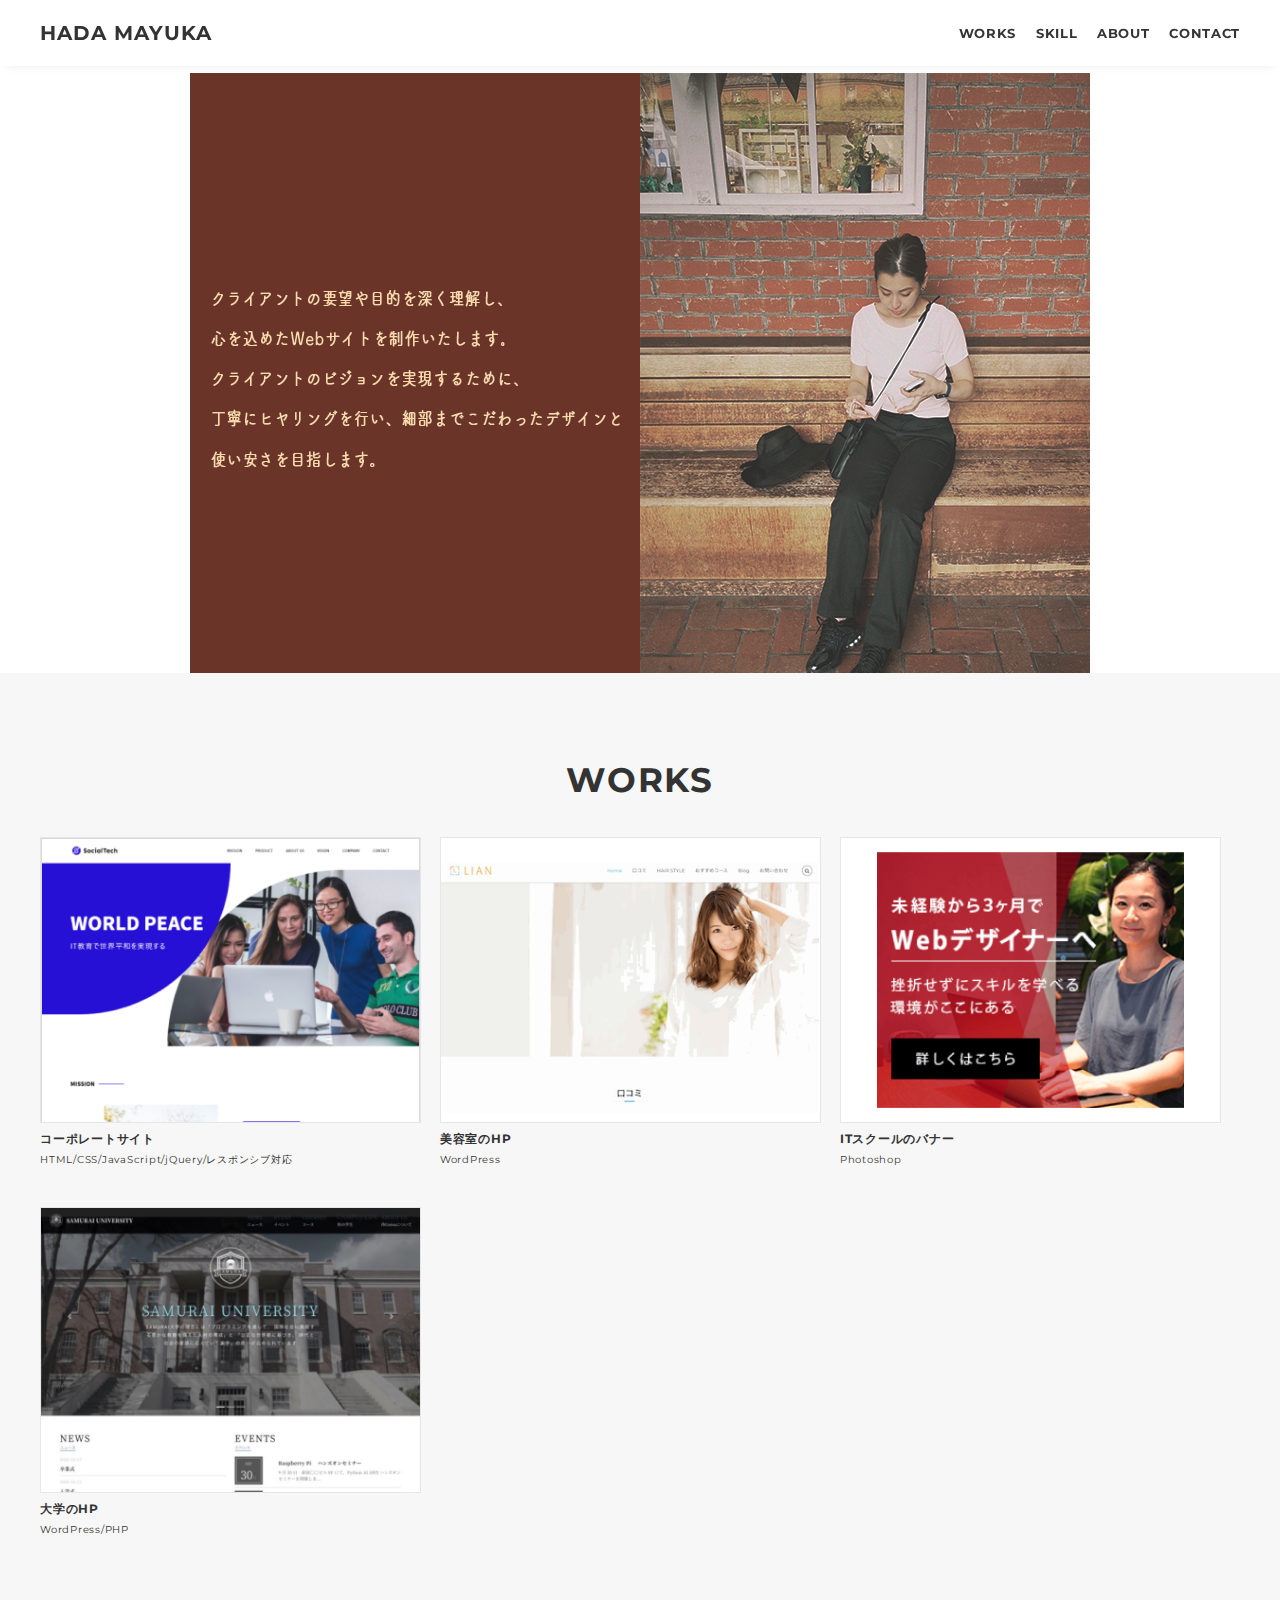
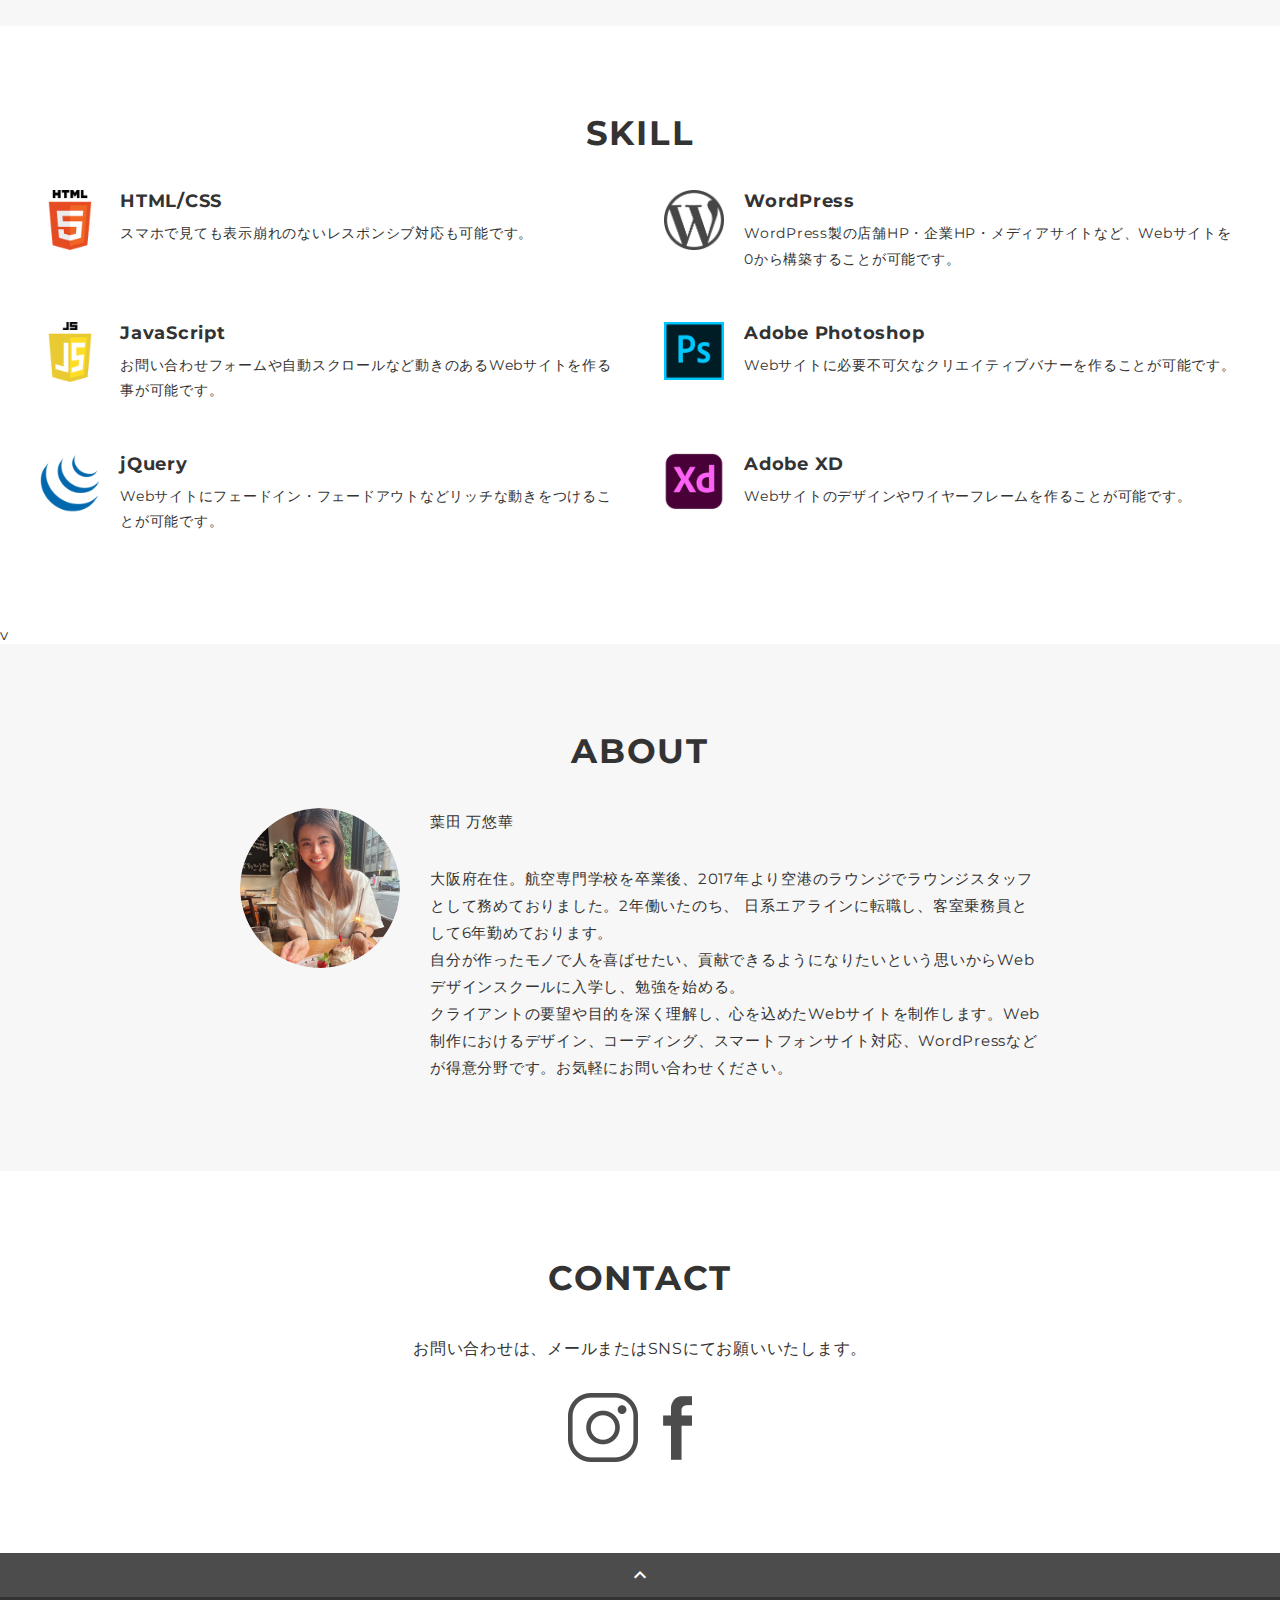
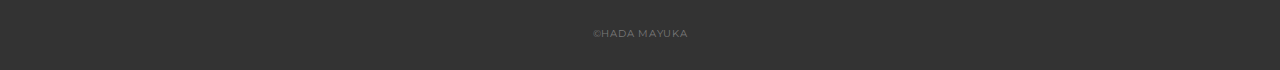
<file: Desktop/portfolio/index.html>
<!DOCTYPE html>
<html>
<head>
  <meta charset="utf-8">
  <meta name="viewport" content="width=device-width, initial-scale=1.0, maximum-scale=1.0, minimum-scale=1.0">
  <title>Hada Mayuka Portfolio</title>
  <link rel="preconnect" href="https://fonts.gstatic.com">
  <link href="https://fonts.googleapis.com/css2?family=Montserrat:wght@400;700&display=swap" rel="stylesheet">
  <link href="https://fonts.googleapis.com/css?family=Material+Icons+Outlined" rel="stylesheet">
  <link href="css/ress.css" media="all" rel="stylesheet" type="text/css" />
  <link href="css/style.css" media="all" rel="stylesheet" type="text/css" />
</head>

<body>
  <div class="wrapper">

    <!-- header -->
    <header class="header ">
      <div class="container">
        <h1 class="header-logo">
          <a href="#">HADA MAYUKA</a>
        </h1>
        <nav class="gnav">
          <ul class="gnav-list">
            <li class="gnav-item"><a href="#works">WORKS</a></li>
            <li class="gnav-item"><a href="#skill">SKILL</a></li>
            <li class="gnav-item"><a href="#about">ABOUT</a></li>
            <li class="gnav-item"><a href="#contact">CONTACT</a></li>
          </ul>
        </nav>
      </div>
    </header>
    <!-- /header -->

    <main class="content">

      <!-- mv -->
      <div class="mv">
        <div class="mv-container">
          <img src="img/about.me.png" alt="">
        </div>
      </div>
      <!-- /mv -->

      <!-- works -->
      <section class="works section" id="works">
        <div class="container">
          <h2 class="title">WORKS</h2>
          <div class="works-list">
            <a class="works-item" href="works-1.html">
              <div class="works-img"><img src="img/works/html1.png" alt="html1" /></div>
              <p class="works-name">コーポレートサイト</p>
              <p class="works-info">HTML/CSS/JavaScript/jQuery/レスポンシブ対応</p>
            </a>
            <a class="works-item" href="works-3.html">
              <div class="works-img"><img src="img/works/wordpress1.png" alt="WordPress" /></div>
              <p class="works-name">美容室のHP</p>
              <p class="works-info">WordPress</p>
            </a>
            <a class="works-item" href="works-4.html">
              <div class="works-img"><img src="img/works/photoshop.png" alt="Photoshop" /></div>
              <p class="works-name">ITスクールのバナー</p>
              <p class="works-info">Photoshop</p>
            </a>
            <a class="works-item" href="works-6.html">
              <div class="works-img"><img src="img/works/wordpress2.png" alt="WordPress2" /></div>
              <p class="works-name">大学のHP</p>
              <p class="works-info">WordPress/PHP</p>
            </a>
          </div>
        </div>
      </section>
      <!-- /works -->

      <!-- skill -->
      <section class="skill section" id="skill">
        <div class="container">
          <h2 class="title">SKILL</h2>
          <div class="skill-list">
            <div class="skill-item">
              <p class="skill-img"><img src="img/skills/html.png" alt="html"></p>
              <div class="skill-body">
                <h3 class="skill-name">HTML/CSS</h3>
                <p class="skill-text">
                  スマホで見ても表示崩れのないレスポンシブ対応も可能です。</p>
              </div>
            </div>
            <div class="skill-item">
              <p class="skill-img"><img src="img/skills/wordpress.png" alt="wordpress"></p>
              <div class="skill-body">
                <h3 class="skill-name">WordPress</h3>
                <p class="skill-text">
                  WordPress製の店舗HP・企業HP・メディアサイトなど、Webサイトを0から構築することが可能です。</p>
              </div>
            </div>
            <div class="skill-item">
              <p class="skill-img"><img src="img/skills/js.png" alt="javascript"></p>
              <div class="skill-body">
                <h3 class="skill-name">JavaScript</h3>
                <p class="skill-text">
                  お問い合わせフォームや自動スクロールなど動きのあるWebサイトを作る事が可能です。</p>
              </div>
            </div>
            <div class="skill-item">
              <p class="skill-img"><img src="img/skills/photoshop.png" alt="photoshop"></p>
              <div class="skill-body">
                <h3 class="skill-name">Adobe Photoshop</h3>
                <p class="skill-text">
                  Webサイトに必要不可欠なクリエイティブバナーを作ることが可能です。</p>
              </div>
            </div>
            <div class="skill-item">
              <p class="skill-img"><img src="img/skills/jquery.png" alt="jquery"></p>
              <div class="skill-body">
                <h3 class="skill-name">jQuery</h3>
                <p class="skill-text">
                  Webサイトにフェードイン・フェードアウトなどリッチな動きをつけることが可能です。</p>
              </div>
            </div>
            <div class="skill-item">
              <p class="skill-img"><img src="img/skills/xd.png" alt="adobexd"></p>
              <div class="skill-body">
                <h3 class="skill-name">Adobe XD</h3>
                <p class="skill-text">
                  Webサイトのデザインやワイヤーフレームを作ることが可能です。</p>
              </div>
            </div>
          </div>
        </div>
      </section>
      <!-- /skill -->v

      <!-- about -->
      <section class="about section" id="about">
        <div class="container">
          <h2 class="title">ABOUT</h2>
          <div class="profile">
            <p class="profile-img">
              <img src="img/myphoto.png" alt="about">
            </p>
            <div class="profile-body">
              <p>
                葉田 万悠華
              </p>
              <p>
                大阪府在住。航空専門学校を卒業後、2017年より空港のラウンジでラウンジスタッフとして務めておりました。2年働いたのち、
                日系エアラインに転職し、客室乗務員として6年勤めております。<br>自分が作ったモノで人を喜ばせたい、貢献できるようになりたいという思いからWebデザインスクールに入学し、勉強を始める。<br>クライアントの要望や目的を深く理解し、心を込めたWebサイトを制作します。Web制作におけるデザイン、コーディング、スマートフォンサイト対応、WordPressなどが得意分野です。お気軽にお問い合わせください。
              </p>

            </div>
          </div>
        </div>
      </section>
      <!-- /about -->

      <!-- contact -->
      <section class="contact section" id="contact">
        <div class="container">
          <h2 class="title">CONTACT</h2>
          <p class="lead">
            お問い合わせは、<br class="sp-only">メールまたはSNSにてお願いいたします。
          </p>
          <div class="contact-list">
            <a href="http://instagram.com/" target="_blank">
              <img src="img/icon_instagram.gif" alt="Instagram">
            </a>
            <a href="http://facebook.com/" target="X">
              <img src="img/icon_facebook.gif" alt="X">
            </a>
          </div>
        </div>
      </section>
      <!-- /contact -->
      <div class="page-top" id="js-page-top">
        <span class="material-icons-outlined">expand_less</span>
      </div>
    </main>

    <!-- footer -->
    <footer class="footer">
      <div class="copyright">&copy;HADA MAYUKA</div>
    </footer>
    <!-- /footer -->

  </div>
  <script src="https://ajax.googleapis.com/ajax/libs/jquery/3.6.0/jquery.min.js"></script>
  <script type='text/javascript' src="js/script.js"></script>
</body>
</html>
</file>
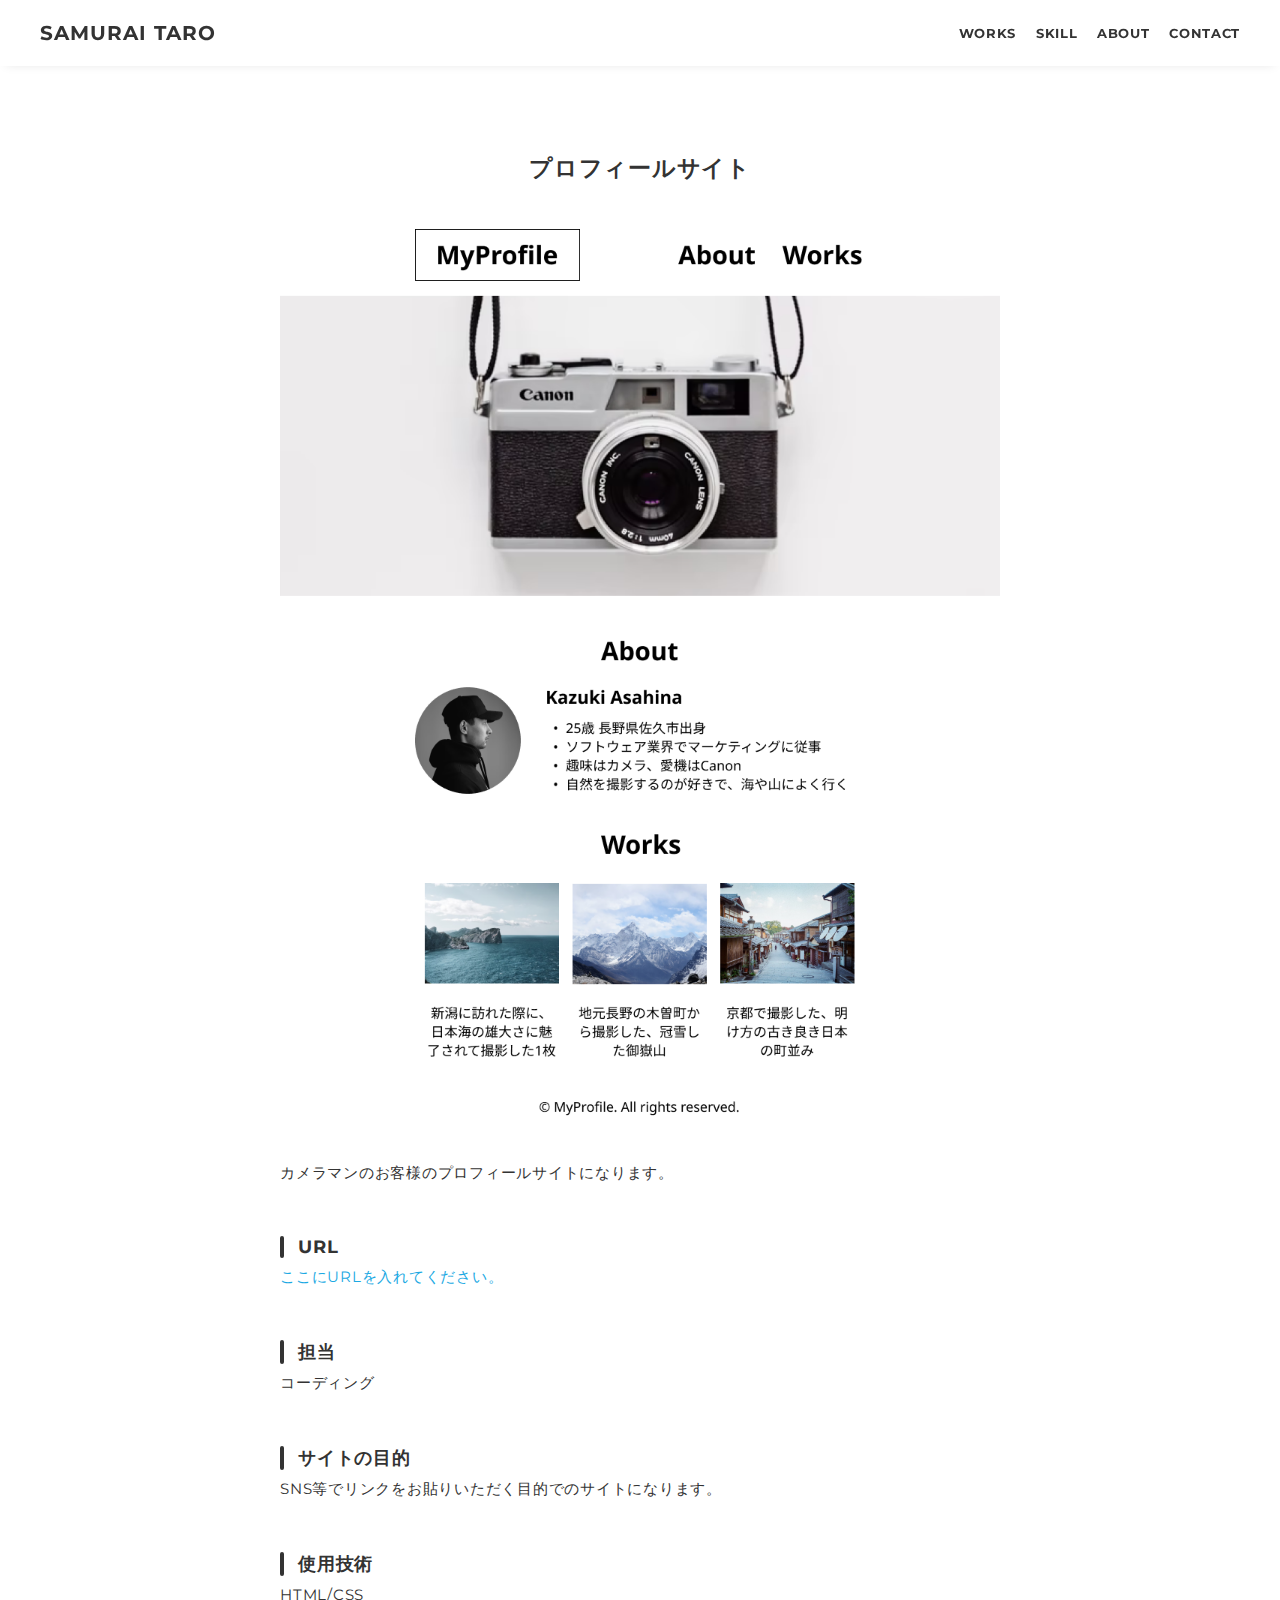
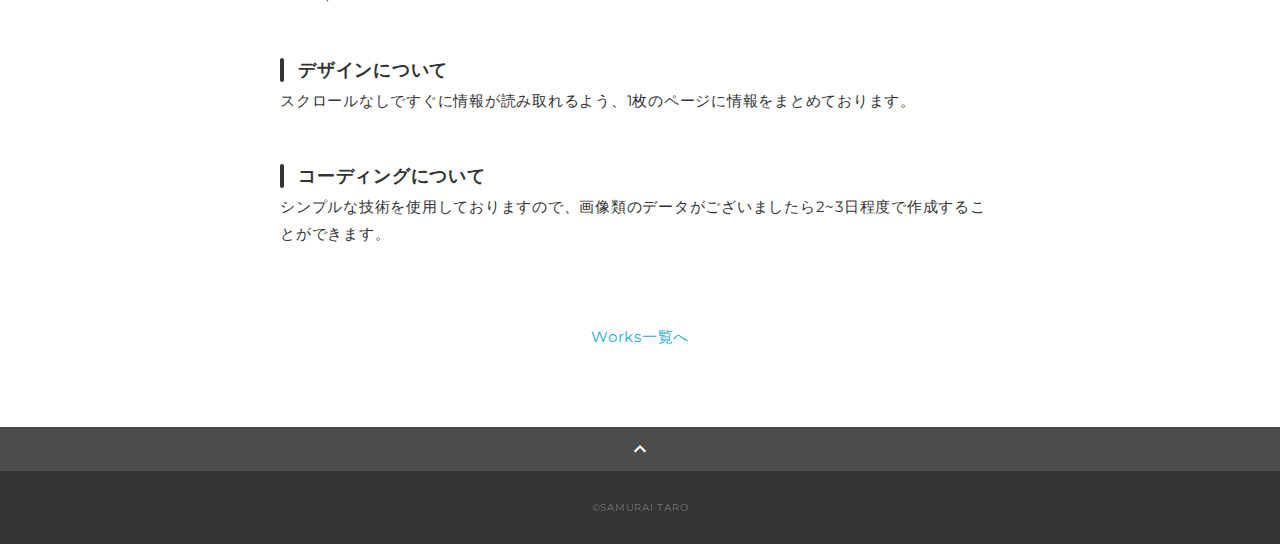
<file: Desktop/portfolio/works-2.html>
<!DOCTYPE html>
<html>
<head>
  <meta charset="utf-8">
  <meta name="viewport" content="width=device-width, initial-scale=1.0, maximum-scale=1.0, minimum-scale=1.0">
  <title>Hada Mayuka Portfolio</title>
  <link rel="preconnect" href="https://fonts.gstatic.com">
  <link href="https://fonts.googleapis.com/css2?family=Montserrat:wght@400;700&display=swap" rel="stylesheet">
  <link href="https://fonts.googleapis.com/css?family=Material+Icons+Outlined" rel="stylesheet">
  <link href="css/ress.css" media="all" rel="stylesheet" type="text/css" />
  <link href="css/style.css" media="all" rel="stylesheet" type="text/css" />
</head>

<body>
  <div class="wrapper">

    <!-- header -->
    <header class="header ">
      <div class="container">
        <h1 class="header-logo">
          <a href="index.html">SAMURAI TARO</a>
        </h1>
        <nav class="gnav">
          <ul class="gnav-list">
            <li class="gnav-item"><a href="index.html#works">WORKS</a></li>
            <li class="gnav-item"><a href="index.html#skill">SKILL</a></li>
            <li class="gnav-item"><a href="index.html#about">ABOUT</a></li>
            <li class="gnav-item"><a href="index.html#contact">CONTACT</a></li>
          </ul>
        </nav>
      </div>
    </header>
    <!-- /header -->

    <main class="content">

      <article class="article">
        <div class="article-container">
          <h2 class="article-title">プロフィールサイト</h2>
          <div class="article-body">
            <p>
              <img src="img/works-detail/works-2_pc.png" alt="">
            </p>
            <p>
              カメラマンのお客様のプロフィールサイトになります。
            </p>
            <h3>URL</h3>
            <p><a href="" target="_blank" rel="noopener">ここにURLを入れてください。</a></p>
            <h3>担当</h3>
            <p>コーディング</p>
            <h3>サイトの目的</h3>
            <p>SNS等でリンクをお貼りいただく目的でのサイトになります。</p>
            <h3>使用技術</h3>
            <p>HTML/CSS</p>
            <h3>デザインについて</h3>
            <p>
              スクロールなしですぐに情報が読み取れるよう、1枚のページに情報をまとめております。
            </p>
            <h3>コーディングについて</h3>
            <p>
              シンプルな技術を使用しておりますので、画像類のデータがございましたら2~3日程度で作成することができます。
            </p>
          </div>
          <div class="home-link">
            <a href="index.html#works">Works一覧へ</a>
          </div>
        </div>
      </article>

      <div class="page-top" id="js-page-top">
        <span class="material-icons-outlined">expand_less</span>
      </div>
    </main>

    <!-- footer -->
    <footer class="footer">
      <div class="copyright">&copy;SAMURAI TARO</div>
    </footer>
    <!-- /footer -->

  </div>
  <script src="https://ajax.googleapis.com/ajax/libs/jquery/3.6.0/jquery.min.js"></script>
  <script type='text/javascript' src="js/script.js"></script>
</body>
</html>
</file>
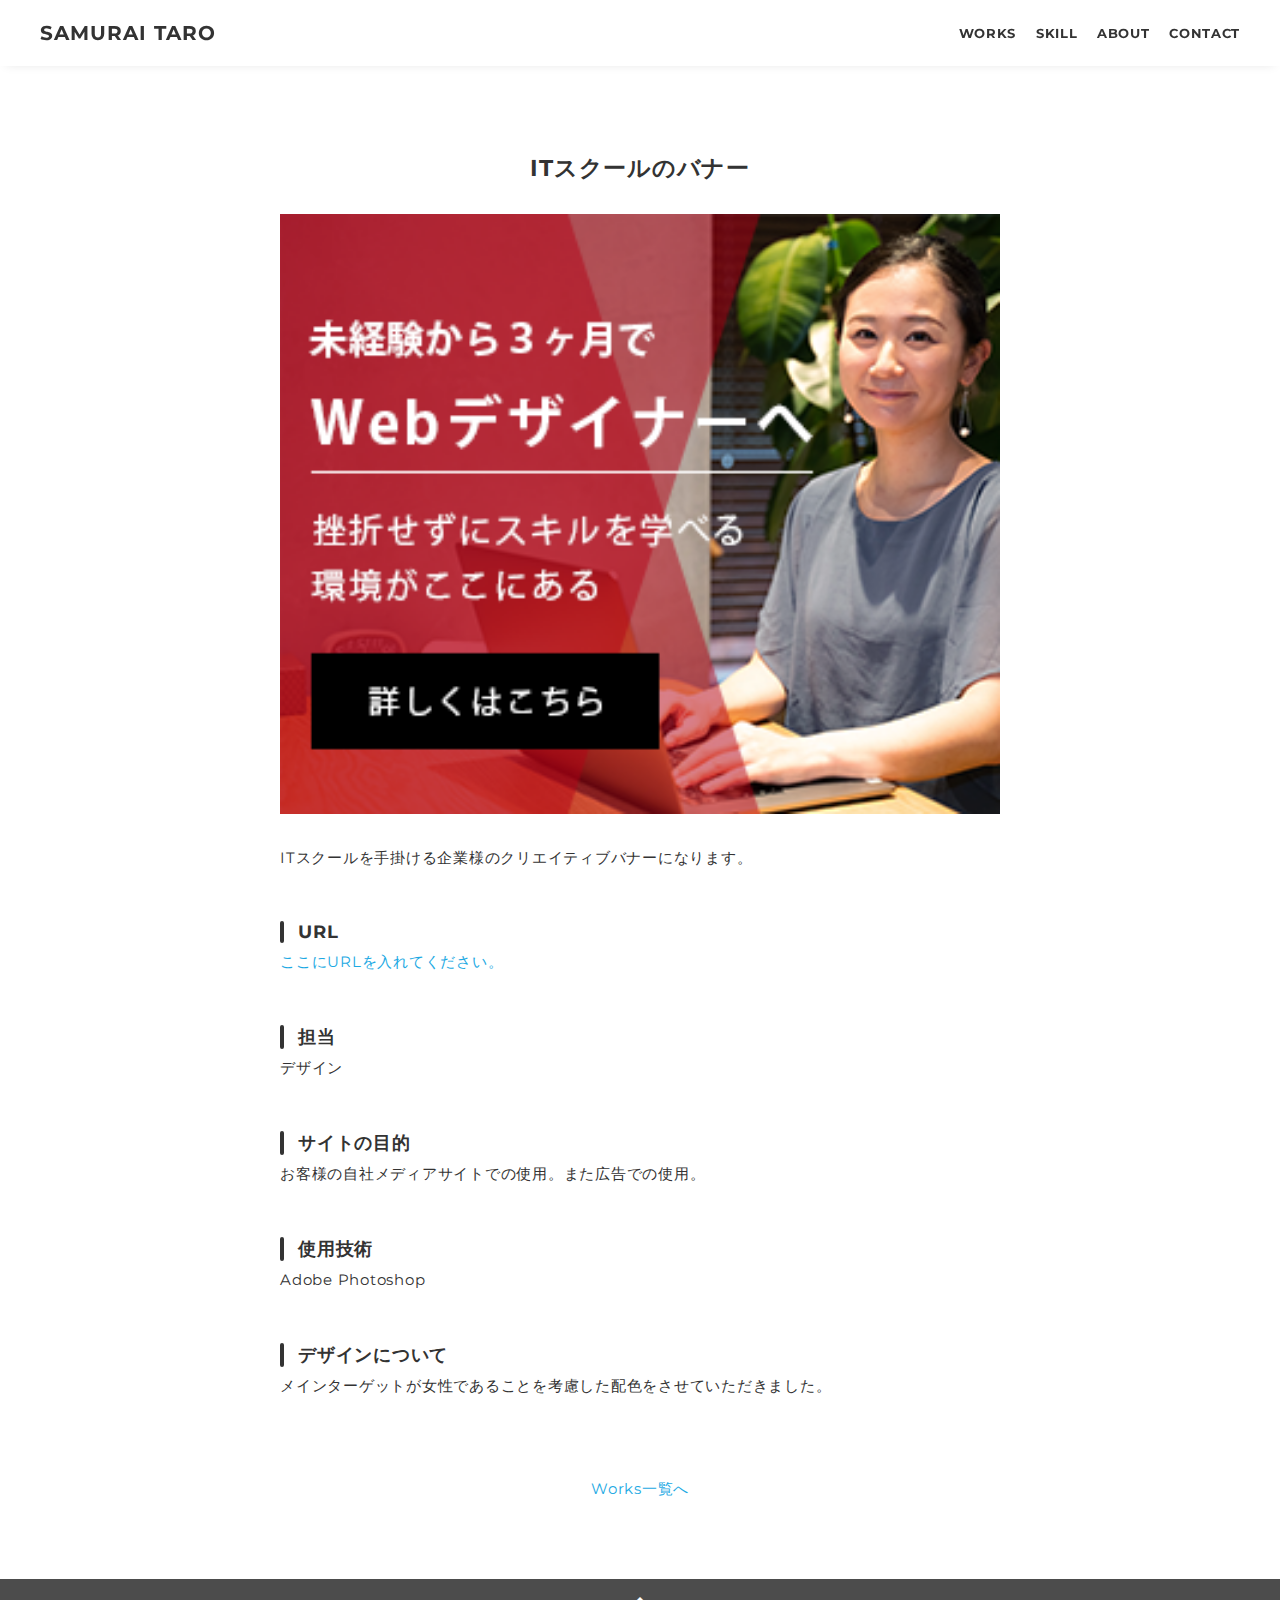
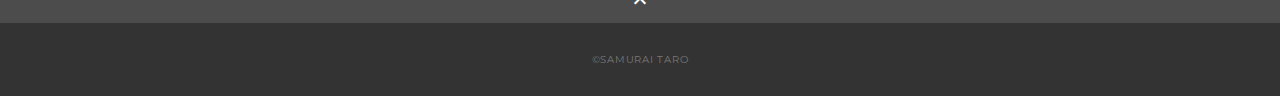
<file: Desktop/portfolio/works-4.html>
<!DOCTYPE html>
<html>
<head>
  <meta charset="utf-8">
  <meta name="viewport" content="width=device-width, initial-scale=1.0, maximum-scale=1.0, minimum-scale=1.0">
  <title>Hada Mayuka Portfolio</title>
  <link rel="preconnect" href="https://fonts.gstatic.com">
  <link href="https://fonts.googleapis.com/css2?family=Montserrat:wght@400;700&display=swap" rel="stylesheet">
  <link href="https://fonts.googleapis.com/css?family=Material+Icons+Outlined" rel="stylesheet">
  <link href="css/ress.css" media="all" rel="stylesheet" type="text/css" />
  <link href="css/style.css" media="all" rel="stylesheet" type="text/css" />
</head>

<body>
  <div class="wrapper">

    <!-- header -->
    <header class="header ">
      <div class="container">
        <h1 class="header-logo">
          <a href="index.html">SAMURAI TARO</a>
        </h1>
        <nav class="gnav">
          <ul class="gnav-list">
            <li class="gnav-item"><a href="index.html#works">WORKS</a></li>
            <li class="gnav-item"><a href="index.html#skill">SKILL</a></li>
            <li class="gnav-item"><a href="index.html#about">ABOUT</a></li>
            <li class="gnav-item"><a href="index.html#contact">CONTACT</a></li>
          </ul>
        </nav>
      </div>
    </header>
    <!-- /header -->

    <main class="content">

      <article class="article">
        <div class="article-container">
          <h2 class="article-title">ITスクールのバナー</h2>
          <div class="article-body">
            <p style="text-align: center;">
              <img src="img/works-detail/works-4.png" alt="">
            </p>
            <p>
              ITスクールを手掛ける企業様のクリエイティブバナーになります。
            </p>
            <h3>URL</h3>
            <p><a href="" target="_blank" rel="noopener">ここにURLを入れてください。</a></p>
            <h3>担当</h3>
            <p>デザイン</p>
            <h3>サイトの目的</h3>
            <p>お客様の自社メディアサイトでの使用。また広告での使用。</p>
            <h3>使用技術</h3>
            <p>Adobe Photoshop</p>
            <h3>デザインについて</h3>
            <p>
              メインターゲットが女性であることを考慮した配色をさせていただきました。
            </p>
          </div>
          <div class="home-link">
            <a href="index.html#works">Works一覧へ</a>
          </div>
        </div>
      </article>

      <div class="page-top" id="js-page-top">
        <span class="material-icons-outlined">expand_less</span>
      </div>
    </main>

    <!-- footer -->
    <footer class="footer">
      <div class="copyright">&copy;SAMURAI TARO</div>
    </footer>
    <!-- /footer -->

  </div>
  <script src="https://ajax.googleapis.com/ajax/libs/jquery/3.6.0/jquery.min.js"></script>
  <script type='text/javascript' src="js/script.js"></script>
</body>
</html>
</file>
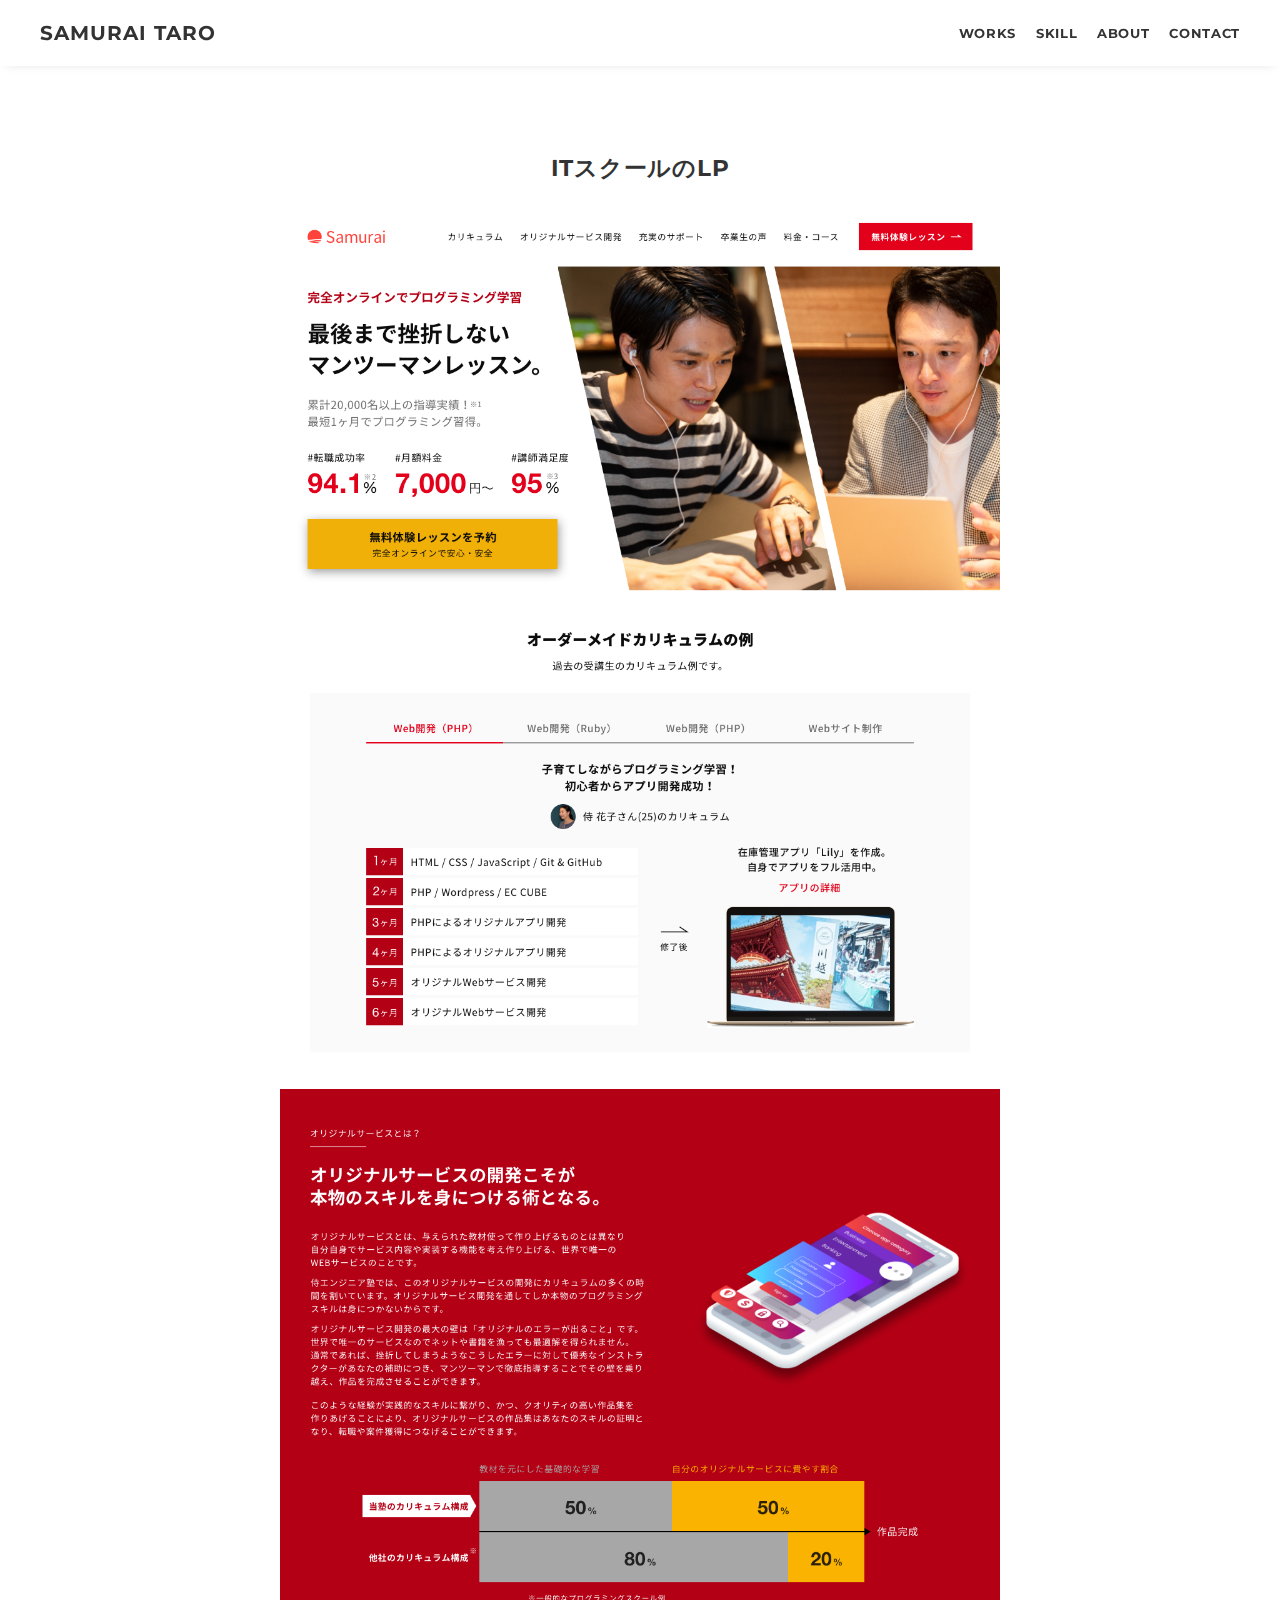
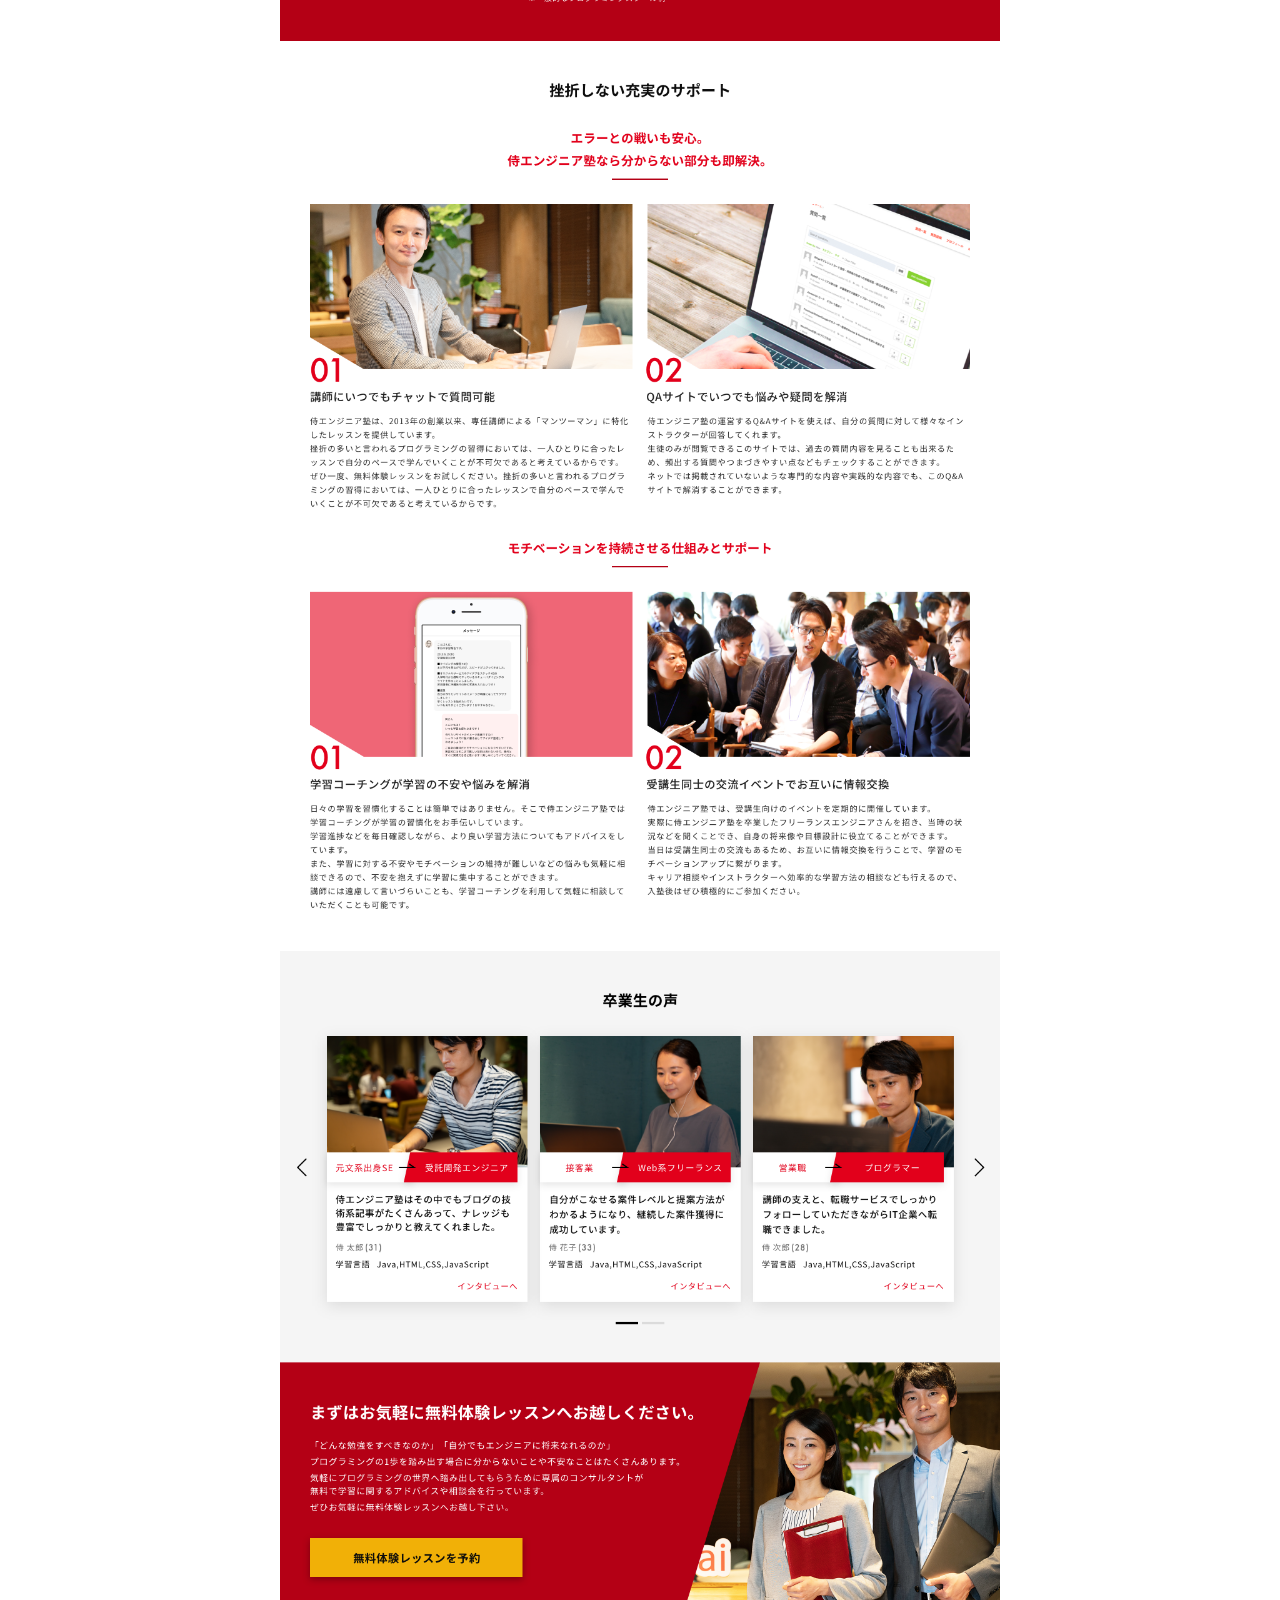
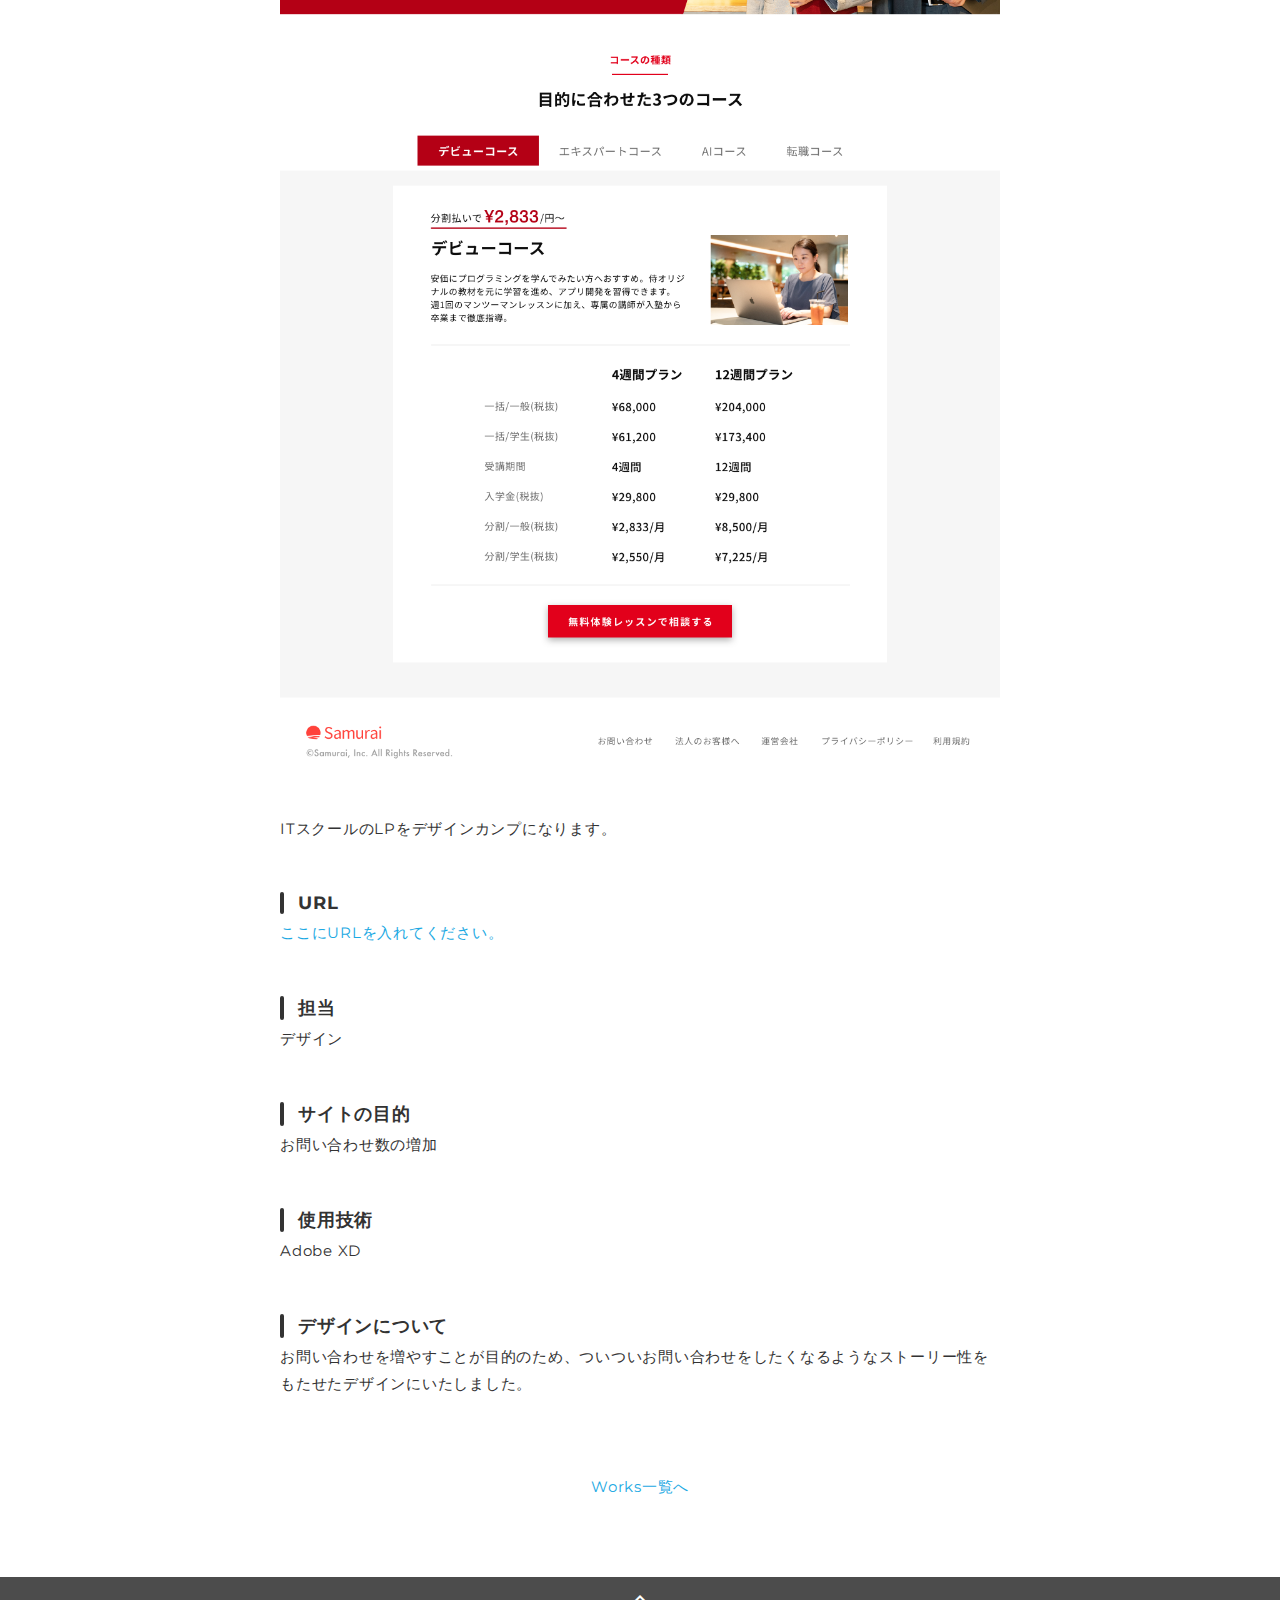
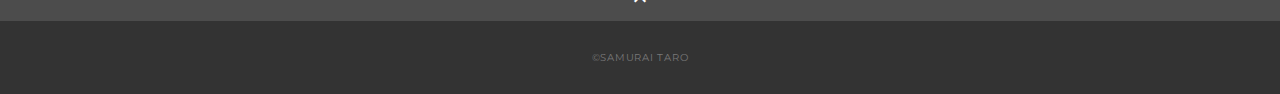
<file: Desktop/portfolio/works-5.html>
<!DOCTYPE html>
<html>
<head>
  <meta charset="utf-8">
  <meta name="viewport" content="width=device-width, initial-scale=1.0, maximum-scale=1.0, minimum-scale=1.0">
  <title>Hada Mayuka Portfolio</title>
  <link rel="preconnect" href="https://fonts.gstatic.com">
  <link href="https://fonts.googleapis.com/css2?family=Montserrat:wght@400;700&display=swap" rel="stylesheet">
  <link href="https://fonts.googleapis.com/css?family=Material+Icons+Outlined" rel="stylesheet">
  <link href="css/ress.css" media="all" rel="stylesheet" type="text/css" />
  <link href="css/style.css" media="all" rel="stylesheet" type="text/css" />
</head>

<body>
  <div class="wrapper">

    <!-- header -->
    <header class="header ">
      <div class="container">
        <h1 class="header-logo">
          <a href="index.html">SAMURAI TARO</a>
        </h1>
        <nav class="gnav">
          <ul class="gnav-list">
            <li class="gnav-item"><a href="index.html#works">WORKS</a></li>
            <li class="gnav-item"><a href="index.html#skill">SKILL</a></li>
            <li class="gnav-item"><a href="index.html#about">ABOUT</a></li>
            <li class="gnav-item"><a href="index.html#contact">CONTACT</a></li>
          </ul>
        </nav>
      </div>
    </header>
    <!-- /header -->

    <main class="content">

      <article class="article">
        <div class="article-container">
          <h2 class="article-title">ITスクールのLP</h2>
          <div class="article-body">
            <p>
              <img src="img/works-detail/works-5.png" alt="">
            </p>
            <p>
              ITスクールのLPをデザインカンプになります。
            </p>
            <h3>URL</h3>
            <p><a href="" target="_blank" rel="noopener">ここにURLを入れてください。</a></p>
            <h3>担当</h3>
            <p>デザイン</p>
            <h3>サイトの目的</h3>
            <p>お問い合わせ数の増加</p>
            <h3>使用技術</h3>
            <p>Adobe XD</p>
            <h3>デザインについて</h3>
            <p>
              お問い合わせを増やすことが目的のため、ついついお問い合わせをしたくなるようなストーリー性をもたせたデザインにいたしました。
            </p>
          </div>
          <div class="home-link">
            <a href="index.html#works">Works一覧へ</a>
          </div>
        </div>
      </article>

      <div class="page-top" id="js-page-top">
        <span class="material-icons-outlined">expand_less</span>
      </div>
    </main>

    <!-- footer -->
    <footer class="footer">
      <div class="copyright">&copy;SAMURAI TARO</div>
    </footer>
    <!-- /footer -->

  </div>
  <script src="https://ajax.googleapis.com/ajax/libs/jquery/3.6.0/jquery.min.js"></script>
  <script type='text/javascript' src="js/script.js"></script>
</body>
</html>
</file>
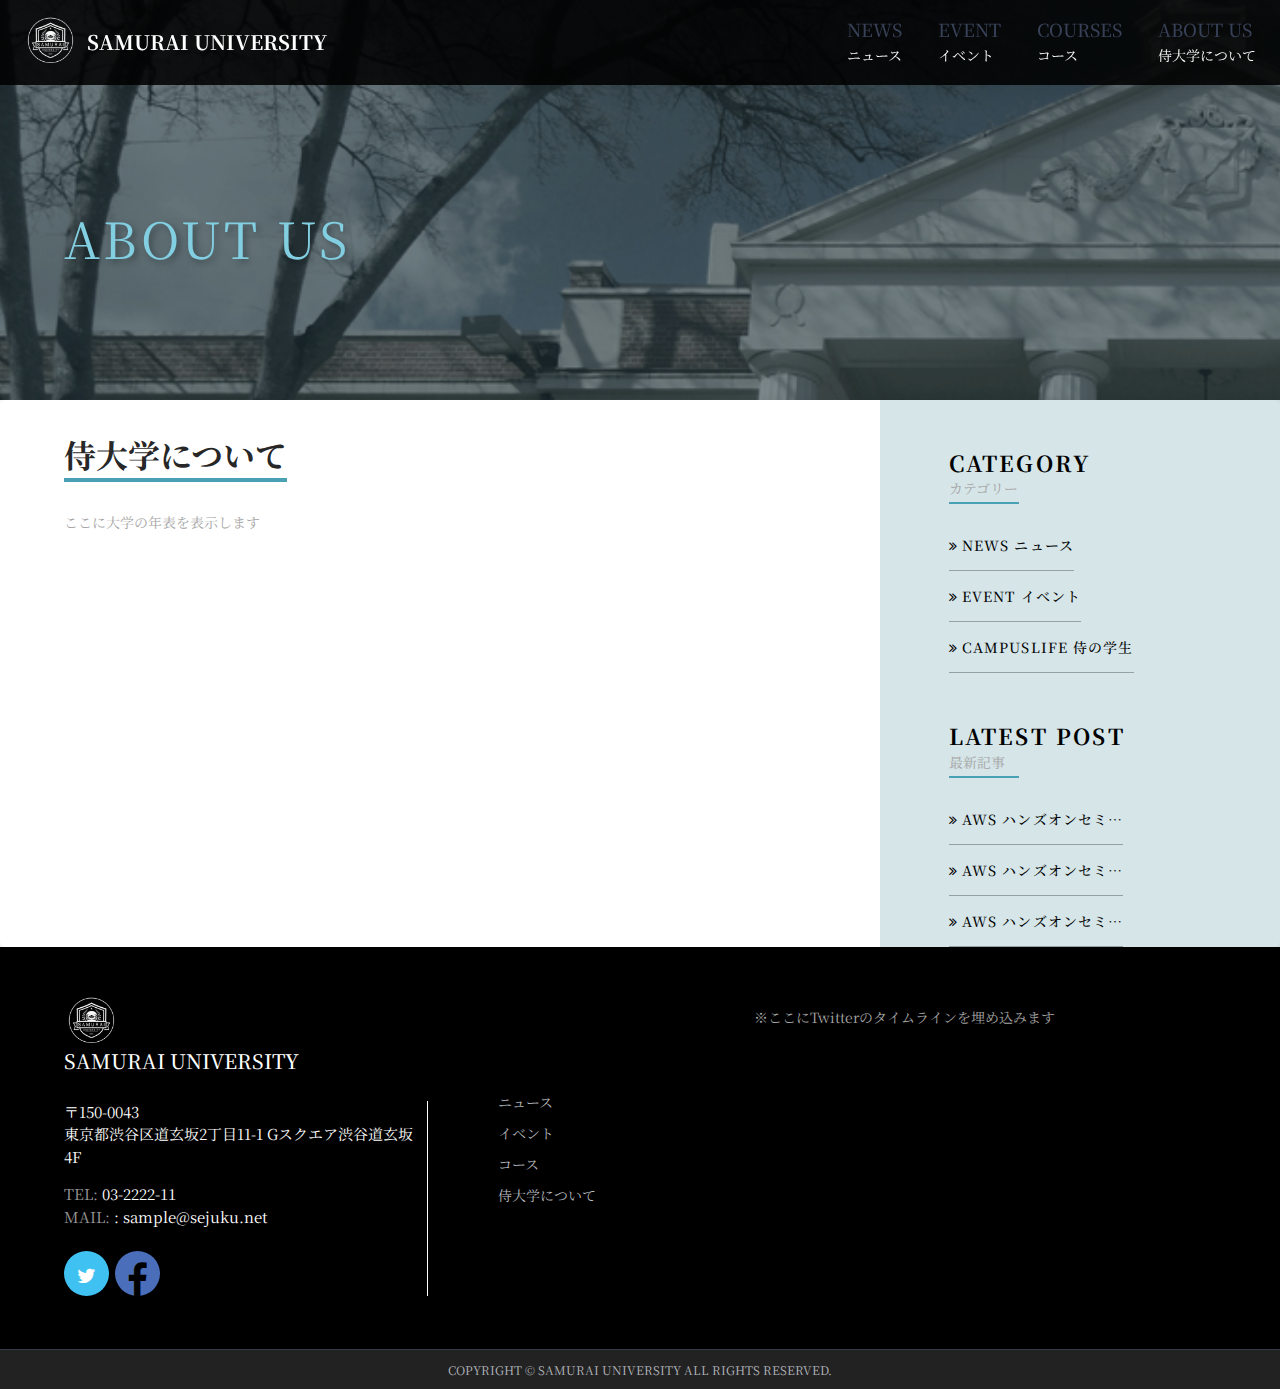
<file: Local Sites/samurai-university/app/public/wp-content/themes/samurai_university2024/about_us.html>
<!-- header.php ここから -->
<!DOCTYPE html>

<head>
  <title>samurai university</title>
  <meta charset="utf-8" />
  <meta http-equiv="X-UA-Compatible" content="IE=edge" />
  <meta name="description" content="samurai university" />
  <meta name="viewport" content="width=device-width, initial-scale=1" />
  <link rel="stylesheet" type="text/css" href="styles/bootstrap4/bootstrap.min.css" />
  <link href="plugins/font-awesome-4.7.0/css/font-awesome.min.css" rel="stylesheet" type="text/css" />
  <link rel="stylesheet" type="text/css" href="styles/main_styles.css" />
</head>

<body>
  <div class="super_container">
    <!-- ヘッダーここから -->
    <header class="header">
      <div class="header_container">
        <div class="">
          <nav class="navbar navbar-expand-lg">
            <div class="logo_container">
              <div class="logo_text">
                <a href="index.html">
                  <img src="images/logo_big.png" />
                  <span>Samurai University</span>
                </a>
              </div>
            </div>
            <button class="navbar-toggler" type="button" data-toggle="collapse" data-target="#navbarSupportedContent"
              aria-controls="navbarSupportedContent" aria-expanded="false" aria-label="Toggle navigation">
              <i class="fa fa-bars toggle-menu" aria-hidden="true"></i>
            </button>
            <div class="collapse navbar-collapse" id="navbarSupportedContent">
              <ul class="navbar-nav flex-row ml-md-auto d-md-flex main_nav">
                <li class="nav-item">
                  <a class="nav-link" href="news.html">
                    NEWS
                    <p>ニュース</p>
                  </a>
                </li>
                <li class="nav-item">
                  <a class="nav-link" href="events.html">
                    EVENT
                    <p>イベント</p>
                  </a>
                </li>
                <li class="nav-item">
                  <a class="nav-link" href="courses.html">
                    COURSES
                    <p>コース</p>
                  </a>
                </li>
                <li class="nav-item">
                  <a class="nav-link" href="about_us.html">
                    ABOUT US
                    <p>侍大学について</p>
                  </a>
                </li>
              </ul>
            </div>
          </nav>
        </div>
      </div>
    </header>
    <!-- ヘッダー ここまで -->
    <!-- header.php ここまで -->

    <!-- Home -->

    <div class="home">
      <div class="breadcrumbs_container">
        <div class="image_header">
          <div class="header_info">
            <!-- titleを出力します -->
            <div>about us</div>
          </div>
        </div>
      </div>
    </div>

    <!-- Course -->

    <div class="course">
      <div class="row content-body">
        <!-- Course -->
        <div class="col-lg-8">
          <!-- Course Tabs -->
          <div class="course_tabs_container">
            <div class="tab_panels">
              <!-- Description -->
              <div class="tab_panel">
                <div class="tab_panel_title">侍大学について</div>
                <!-- ここからはすべて the_content()で置き換えるため削除します。 -->
                ここに大学の年表を表示します
                <!-- ここまではすべて the_content()で置き換えるため削除します。 -->
              </div>
            </div>
          </div>
        </div>

        <!-- Course Sidebar -->
        <div class="col-lg-4" style="background-color: #2b7b8e33">
          <div class="sidebar">
            <div class="category">
              <div class="section_title_container category_title">
                <h2>CATEGORY</h2>
                <div class="section_subtitle">カテゴリー</div>
              </div>
              <div class="sidebar_categories">
                <ul>
                  <li><a href="#">News ニュース</a></li>
                  <li><a href="#">Event イベント</a></li>
                  <li><a href="#">CampusLife 侍の学生</a></li>
                </ul>
              </div>
            </div>
            <div class="category">
              <div class="section_title_container category_title">
                <h2>Latest Post</h2>
                <div class="section_subtitle">最新記事</div>
              </div>
              <div class="sidebar_categories">
                <ul>
                  <li><a href="#">AWS ハンズオンセミ…</a></li>
                  <li><a href="#">AWS ハンズオンセミ…</a></li>
                  <li><a href="#">AWS ハンズオンセミ…</a></li>
                </ul>
              </div>
            </div>
          </div>
        </div>
      </div>
    </div>

    <!-- footer.php ここから -->
    <footer class="footer">
      <div class="row footer_row">
        <div class="col">
          <div class="footer_content">
            <div class="row">
              <div class="col-lg-4 footer_col">
                <div class="footer_section footer_about">
                  <div class="footer_logo_container">
                    <img src="images/logo_big.png" alt="" />
                    <a href="">
                      <div class="footer_logo_text">Samurai University</div>
                    </a>
                  </div>
                  <div class="footer_contact_info">
                    <div>〒150-0043</div>
                    <div>東京都渋谷区道玄坂2丁目11-1 Gスクエア渋谷道玄坂4F</div>
                    <ul>
                      <li><span>TEL: </span>03-2222-11</li>
                      <li><span>MAIL: </span>: sample@sejuku.net</li>
                    </ul>
                  </div>
                  <div class="footer_social">
                    <ul>
                      <li>
                        <a href=""><i class="fa fa-twitter" aria-hidden="true"></i></a>
                      </li>
                      <li>
                        <a href=""><i class="fa fa-facebook" aria-hidden="true"></i></a>
                      </li>
                    </ul>
                  </div>
                </div>
              </div>
              <div class="col-lg-3 footer_col">
                <div class="footer_section footer_links">
                  <div class="footer_links_container">
                    <ul>
                      <li><a href="news.html">ニュース</a></li>
                      <li><a href="events.html">イベント</a></li>
                      <li><a href="courses.html">コース</a></li>
                      <li><a href="about_us.html">侍大学について</a></li>
                    </ul>
                  </div>
                </div>
              </div>
              <div class="col-lg-5 footer_col clearfix">
                ※ここにTwitterのタイムラインを埋め込みます
              </div>
            </div>
          </div>
        </div>
      </div>
      <div class="row copyright_row">
        <div class="col">
          <div class="copyright d-flex flex-lg-row flex-column align-items-center justify-content-start">
            <div class="cr_text">
              Copyright &copy; Samurai University All Rights Reserved.
            </div>
          </div>
        </div>
      </div>
    </footer>
  </div>

  <!--jQuery-->
  <script src="js/jquery-3.2.1.min.js"></script>
  <script src="styles/bootstrap4/popper.js"></script>
  <script src="styles/bootstrap4/bootstrap.min.js"></script>
  <script type="text/javascript">
    $(".carousel").carousel();
  </script>

</body>

</html>
<!-- footer.php ここまで -->
</file>
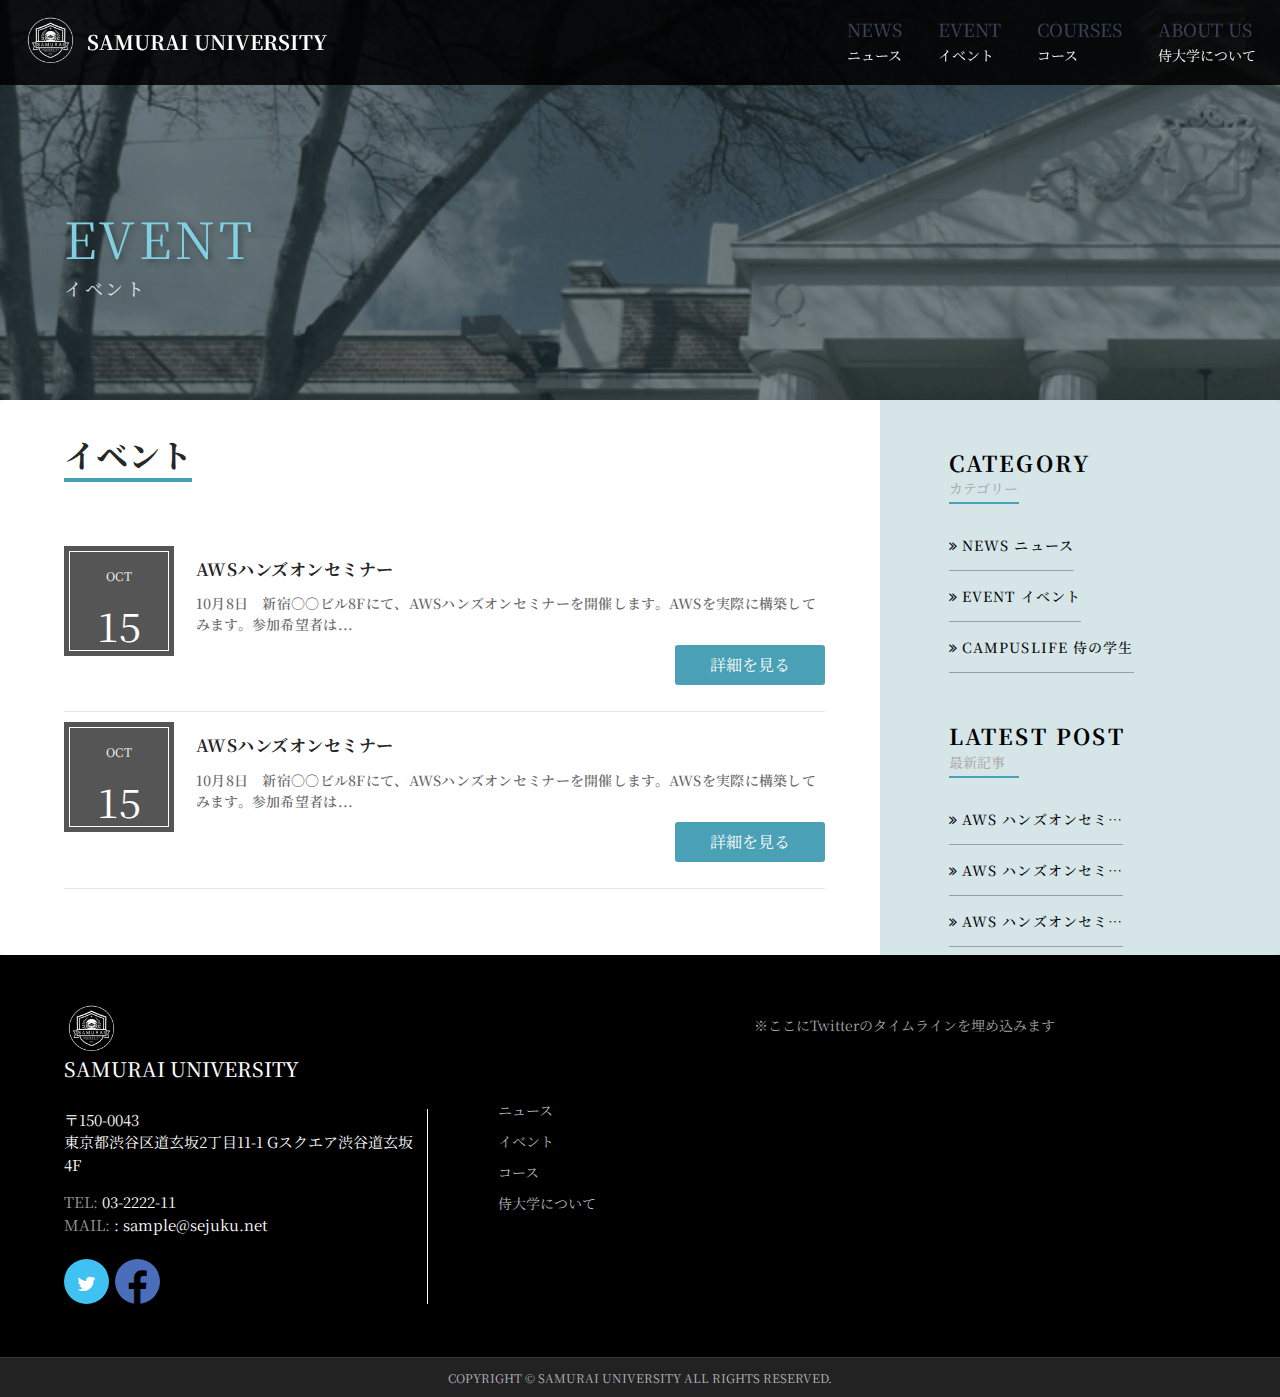
<file: Local Sites/samurai-university/app/public/wp-content/themes/samurai_university2024/events.html>
<!-- header.php ここから -->
<!DOCTYPE html>

<head>
  <title>samurai university</title>
  <meta charset="utf-8" />
  <meta http-equiv="X-UA-Compatible" content="IE=edge" />
  <meta name="description" content="samurai university" />
  <meta name="viewport" content="width=device-width, initial-scale=1" />
  <link rel="stylesheet" type="text/css" href="styles/bootstrap4/bootstrap.min.css" />
  <link href="plugins/font-awesome-4.7.0/css/font-awesome.min.css" rel="stylesheet" type="text/css" />
  <link rel="stylesheet" type="text/css" href="styles/main_styles.css" />
</head>

<body>
  <div class="super_container">
    <!-- ヘッダーここから -->
    <header class="header">
      <div class="header_container">
        <div class="">
          <nav class="navbar navbar-expand-lg">
            <div class="logo_container">
              <div class="logo_text">
                <a href="index.html">
                  <img src="images/logo_big.png" />
                  <span>Samurai University</span>
                </a>
              </div>
            </div>
            <button class="navbar-toggler" type="button" data-toggle="collapse" data-target="#navbarSupportedContent"
              aria-controls="navbarSupportedContent" aria-expanded="false" aria-label="Toggle navigation">
              <i class="fa fa-bars toggle-menu" aria-hidden="true"></i>
            </button>
            <div class="collapse navbar-collapse" id="navbarSupportedContent">
              <ul class="navbar-nav flex-row ml-md-auto d-md-flex main_nav">
                <li class="nav-item">
                  <a class="nav-link" href="news.html">
                    NEWS
                    <p>ニュース</p>
                  </a>
                </li>
                <li class="nav-item">
                  <a class="nav-link" href="events.html">
                    EVENT
                    <p>イベント</p>
                  </a>
                </li>
                <li class="nav-item">
                  <a class="nav-link" href="courses.html">
                    COURSES
                    <p>コース</p>
                  </a>
                </li>
                <li class="nav-item">
                  <a class="nav-link" href="about_us.html">
                    ABOUT US
                    <p>侍大学について</p>
                  </a>
                </li>
              </ul>
            </div>
          </nav>
        </div>
      </div>
    </header>
    <!-- ヘッダー ここまで -->
    <!-- header.php ここまで -->

    <!-- Home -->

    <div class="home">
      <div class="breadcrumbs_container">
        <div class="image_header">
          <div class="header_info">
            <div>Event</div>
            <div>イベント</div>
          </div>
        </div>
      </div>
    </div>

    <!-- Course -->

    <div class="course">
      <div class="row content-body">
        <!-- Course -->
        <div class="col-lg-8">
          <!-- Course Tabs -->
          <div class="course_tabs_container">
            <div class="tab_panels">
              <!-- Description -->
              <div class="tab_panel">
                <div class="tab_panel_title">イベント</div>
                <div class="tab_panel_content">
                  <div class="tab_panel_text">
                    <!-- WordPress loop start -->
                    <div class="news_posts_small">
                      <div class="row">
                        <div class="col-lg-2 col-md-2 col-sx-12">
                          <div class="calendar_news_border">
                            <div class="calendar_news_border_1">
                              <div class="calendar_month">OCT</div>
                              <div class="calendar_day">
                                <span>15</span>
                              </div>
                            </div>
                          </div>
                        </div>
                        <div class="col-lg-10 col-md-10 col-sx-12">
                          <div class="news_post_small_title">
                            <a href="events_detail.html">AWSハンズオンセミナー</a>
                          </div>
                          <div class="news_post_meta">
                            <ul>
                              <li>
                                10月8日　新宿〇〇ビル8Fにて、AWSハンズオンセミナーを開催します。AWSを実際に構築してみます。参加希望者は...
                              </li>
                            </ul>
                          </div>
                          <div class="read_continue">
                            <button onclick="location.href='events_detail.html'">詳細を見る</button>
                          </div>
                        </div>
                      </div>
                      <hr />
                    </div>
                    <!-- WordPress loop until here -->
                    <div class="news_posts_small">
                      <div class="row">
                        <div class="col-lg-2 col-md-2 col-sx-12">
                          <div class="calendar_news_border">
                            <div class="calendar_news_border_1">
                              <div class="calendar_month">OCT</div>
                              <div class="calendar_day">
                                <span>15</span>
                              </div>
                            </div>
                          </div>
                        </div>
                        <div class="col-lg-10 col-md-10 col-sx-12">
                          <div class="news_post_small_title">
                            <a href="events_detail.html">AWSハンズオンセミナー</a>
                          </div>
                          <div class="news_post_meta">
                            <ul>
                              <li>
                                10月8日　新宿〇〇ビル8Fにて、AWSハンズオンセミナーを開催します。AWSを実際に構築してみます。参加希望者は...
                              </li>
                            </ul>
                          </div>
                          <div class="read_continue">
                            <button onclick="location.href='events_detail.html'">詳細を見る</button>
                          </div>
                        </div>
                      </div>
                      <hr />
                    </div>
                  </div>
                </div>
              </div>
            </div>
          </div>
        </div>

        <!-- Course Sidebar -->
        <div class="col-lg-4" style="background-color: #2b7b8e33">
          <div class="sidebar">
            <div class="category">
              <div class="section_title_container category_title">
                <h2>CATEGORY</h2>
                <div class="section_subtitle">カテゴリー</div>
              </div>
              <div class="sidebar_categories">
                <ul>
                  <li><a href="#">News ニュース</a></li>
                  <li><a href="#">Event イベント</a></li>
                  <li><a href="#">CampusLife 侍の学生</a></li>
                </ul>
              </div>
            </div>
            <div class="category">
              <div class="section_title_container category_title">
                <h2>Latest Post</h2>
                <div class="section_subtitle">最新記事</div>
              </div>
              <div class="sidebar_categories">
                <ul>
                  <li><a href="#">AWS ハンズオンセミ…</a></li>
                  <li><a href="#">AWS ハンズオンセミ…</a></li>
                  <li><a href="#">AWS ハンズオンセミ…</a></li>
                </ul>
              </div>
            </div>
          </div>
        </div>
      </div>
    </div>
    <!-- footer.php ここから -->
    <footer class="footer">
      <div class="row footer_row">
        <div class="col">
          <div class="footer_content">
            <div class="row">
              <div class="col-lg-4 footer_col">
                <div class="footer_section footer_about">
                  <div class="footer_logo_container">
                    <img src="images/logo_big.png" alt="" />
                    <a href="">
                      <div class="footer_logo_text">Samurai University</div>
                    </a>
                  </div>
                  <div class="footer_contact_info">
                    <div>〒150-0043</div>
                    <div>東京都渋谷区道玄坂2丁目11-1 Gスクエア渋谷道玄坂4F</div>
                    <ul>
                      <li><span>TEL: </span>03-2222-11</li>
                      <li><span>MAIL: </span>: sample@sejuku.net</li>
                    </ul>
                  </div>
                  <div class="footer_social">
                    <ul>
                      <li>
                        <a href=""><i class="fa fa-twitter" aria-hidden="true"></i></a>
                      </li>
                      <li>
                        <a href=""><i class="fa fa-facebook" aria-hidden="true"></i></a>
                      </li>
                    </ul>
                  </div>
                </div>
              </div>
              <div class="col-lg-3 footer_col">
                <div class="footer_section footer_links">
                  <div class="footer_links_container">
                    <ul>
                      <li><a href="news.html">ニュース</a></li>
                      <li><a href="events.html">イベント</a></li>
                      <li><a href="courses.html">コース</a></li>
                      <li><a href="about_us.html">侍大学について</a></li>
                    </ul>
                  </div>
                </div>
              </div>
              <div class="col-lg-5 footer_col clearfix">
                ※ここにTwitterのタイムラインを埋め込みます
              </div>
            </div>
          </div>
        </div>
      </div>
      <div class="row copyright_row">
        <div class="col">
          <div class="copyright d-flex flex-lg-row flex-column align-items-center justify-content-start">
            <div class="cr_text">
              Copyright &copy; Samurai University All Rights Reserved.
            </div>
          </div>
        </div>
      </div>
    </footer>
  </div>

  <!--jQuery-->
  <script src="js/jquery-3.2.1.min.js"></script>
  <script src="styles/bootstrap4/popper.js"></script>
  <script src="styles/bootstrap4/bootstrap.min.js"></script>
  <script type="text/javascript">
    $(".carousel").carousel();
  </script>

</body>

</html>
<!-- footer.php ここまで -->
</file>
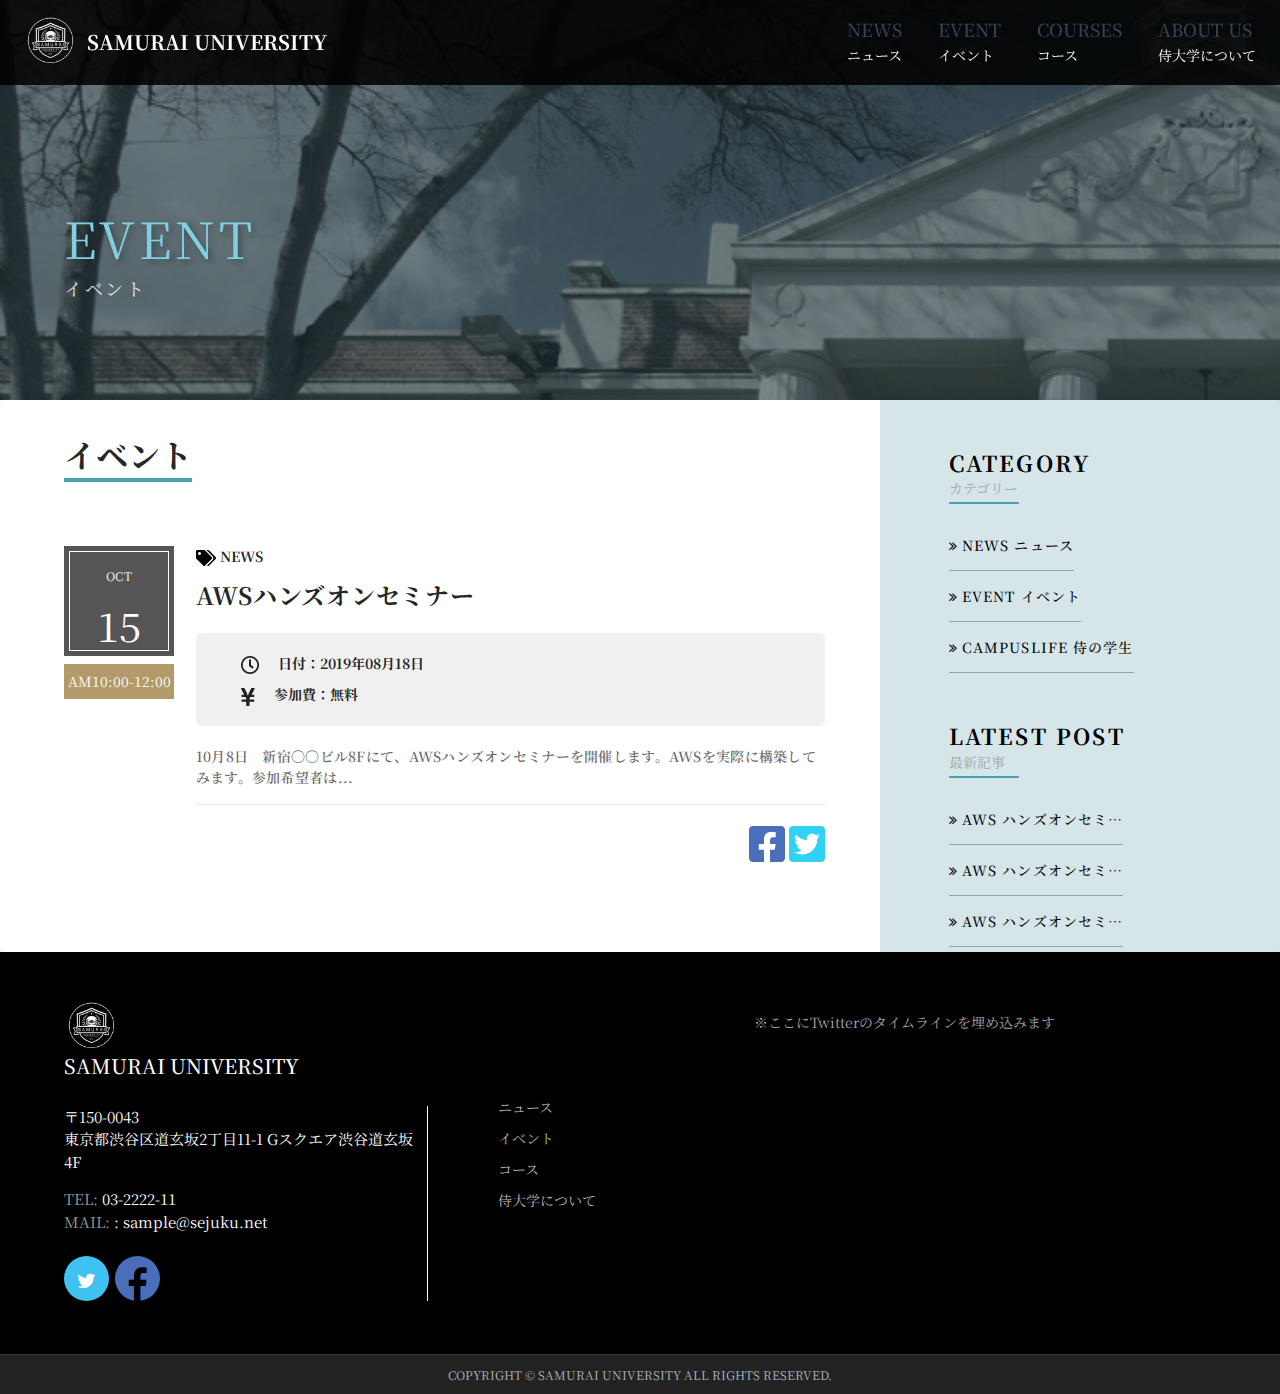
<file: Local Sites/samurai-university/app/public/wp-content/themes/samurai_university2024/events_detail.html>
<!-- header.php ここから -->
<!DOCTYPE html>

<head>
  <title>samurai university</title>
  <meta charset="utf-8" />
  <meta http-equiv="X-UA-Compatible" content="IE=edge" />
  <meta name="description" content="samurai university" />
  <meta name="viewport" content="width=device-width, initial-scale=1" />
  <link rel="stylesheet" type="text/css" href="styles/bootstrap4/bootstrap.min.css" />
  <link href="plugins/font-awesome-4.7.0/css/font-awesome.min.css" rel="stylesheet" type="text/css" />
  <link rel="stylesheet" type="text/css" href="styles/main_styles.css" />
</head>

<body>
  <div class="super_container">
    <!-- ヘッダーここから -->
    <header class="header">
      <div class="header_container">
        <div class="">
          <nav class="navbar navbar-expand-lg">
            <div class="logo_container">
              <div class="logo_text">
                <a href="index.html">
                  <img src="images/logo_big.png" />
                  <span>Samurai University</span>
                </a>
              </div>
            </div>
            <button class="navbar-toggler" type="button" data-toggle="collapse" data-target="#navbarSupportedContent"
              aria-controls="navbarSupportedContent" aria-expanded="false" aria-label="Toggle navigation">
              <i class="fa fa-bars toggle-menu" aria-hidden="true"></i>
            </button>
            <div class="collapse navbar-collapse" id="navbarSupportedContent">
              <ul class="navbar-nav flex-row ml-md-auto d-md-flex main_nav">
                <li class="nav-item">
                  <a class="nav-link" href="news.html">
                    NEWS
                    <p>ニュース</p>
                  </a>
                </li>
                <li class="nav-item">
                  <a class="nav-link" href="events.html">
                    EVENT
                    <p>イベント</p>
                  </a>
                </li>
                <li class="nav-item">
                  <a class="nav-link" href="courses.html">
                    COURSES
                    <p>コース</p>
                  </a>
                </li>
                <li class="nav-item">
                  <a class="nav-link" href="about_us.html">
                    ABOUT US
                    <p>侍大学について</p>
                  </a>
                </li>
              </ul>
            </div>
          </nav>
        </div>
      </div>
    </header>
    <!-- ヘッダー ここまで -->
    <!-- header.php ここまで -->

    <!-- Home -->

    <div class="home">
      <div class="breadcrumbs_container">
        <div class="image_header">
          <div class="header_info">
            <div>Event</div>
            <div>イベント</div>
          </div>
        </div>
      </div>
    </div>

    <!-- Post 部分 -->
    <div class="course">
      <div class="row content-body">
        <!-- Course -->
        <div class="col-lg-8">
          <!-- Course Tabs -->
          <div class="course_tabs_container">
            <div class="tab_panels">
              <!-- Description -->
              <div class="tab_panel">
                <div class="tab_panel_title">イベント</div>
                <div class="tab_panel_content">
                  <div class="tab_panel_text">
                    <div class="news_posts_small">
                      <div class="row">
                        <div class="col-lg-2 col-md-2 col-sx-12">
                          <div class="calendar_news_border">
                            <div class="calendar_news_border_1">
                              <div class="calendar_month">OCT</div>
                              <div class="calendar_day">
                                <span>15</span>
                              </div>
                            </div>
                          </div>
                          <div class="calendar_hour">AM10:00-12:00</div>
                        </div>
                        <div class="col-lg-10 col-md-10 col-sx-12">
                          <div class="news_post_small_header">
                            <img src="images/tags-solid.png" alt="" /> NEWS
                          </div>
                          <div class="news_detail_title">
                            AWSハンズオンセミナー
                          </div>
                          <div class="news_time">
                            <div>
                              <img src="images/clock-regular.png" alt="" />
                              <span>日付：2019年08月18日</span>
                            </div>
                            <div>
                              <img src="images/yen-sign-solid.png" alt="" />
                              <span>参加費：無料</span>
                            </div>
                          </div>
                          <div class="news_post_meta">
                            10月8日　新宿〇〇ビル8Fにて、AWSハンズオンセミナーを開催します。AWSを実際に構築してみます。参加希望者は...
                          </div>

                          <hr />
                          <div class="social_share">
                            <img src="images/facebook-square-brands.png" alt="" />
                            <img src="images/twitter-square-brands.png" alt="" />
                          </div>
                        </div>
                      </div>
                    </div>
                  </div>
                </div>
              </div>
            </div>
          </div>
        </div>

        <!--  Sidebar -->
        <div class="col-lg-4" style="background-color: #2b7b8e33">
          <div class="sidebar">
            <div class="category">
              <div class="section_title_container category_title">
                <h2>CATEGORY</h2>
                <div class="section_subtitle">カテゴリー</div>
              </div>
              <div class="sidebar_categories">
                <ul>
                  <li><a href="#">News ニュース</a></li>
                  <li><a href="#">Event イベント</a></li>
                  <li><a href="#">CampusLife 侍の学生</a></li>
                </ul>
              </div>
            </div>
            <div class="category">
              <div class="section_title_container category_title">
                <h2>Latest Post</h2>
                <div class="section_subtitle">最新記事</div>
              </div>
              <div class="sidebar_categories">
                <ul>
                  <li><a href="#">AWS ハンズオンセミ…</a></li>
                  <li><a href="#">AWS ハンズオンセミ…</a></li>
                  <li><a href="#">AWS ハンズオンセミ…</a></li>
                </ul>
              </div>
            </div>
          </div>
        </div>
      </div>
    </div>
    <!-- footer.php ここから -->
    <footer class="footer">
      <div class="row footer_row">
        <div class="col">
          <div class="footer_content">
            <div class="row">
              <div class="col-lg-4 footer_col">
                <div class="footer_section footer_about">
                  <div class="footer_logo_container">
                    <img src="images/logo_big.png" alt="" />
                    <a href="">
                      <div class="footer_logo_text">Samurai University</div>
                    </a>
                  </div>
                  <div class="footer_contact_info">
                    <div>〒150-0043</div>
                    <div>東京都渋谷区道玄坂2丁目11-1 Gスクエア渋谷道玄坂4F</div>
                    <ul>
                      <li><span>TEL: </span>03-2222-11</li>
                      <li><span>MAIL: </span>: sample@sejuku.net</li>
                    </ul>
                  </div>
                  <div class="footer_social">
                    <ul>
                      <li>
                        <a href=""><i class="fa fa-twitter" aria-hidden="true"></i></a>
                      </li>
                      <li>
                        <a href=""><i class="fa fa-facebook" aria-hidden="true"></i></a>
                      </li>
                    </ul>
                  </div>
                </div>
              </div>
              <div class="col-lg-3 footer_col">
                <div class="footer_section footer_links">
                  <div class="footer_links_container">
                    <ul>
                      <li><a href="news.html">ニュース</a></li>
                      <li><a href="events.html">イベント</a></li>
                      <li><a href="courses.html">コース</a></li>
                      <li><a href="about_us.html">侍大学について</a></li>
                    </ul>
                  </div>
                </div>
              </div>
              <div class="col-lg-5 footer_col clearfix">
                ※ここにTwitterのタイムラインを埋め込みます
              </div>
            </div>
          </div>
        </div>
      </div>
      <div class="row copyright_row">
        <div class="col">
          <div class="copyright d-flex flex-lg-row flex-column align-items-center justify-content-start">
            <div class="cr_text">
              Copyright &copy; Samurai University All Rights Reserved.
            </div>
          </div>
        </div>
      </div>
    </footer>
  </div>

  <!--jQuery-->
  <script src="js/jquery-3.2.1.min.js"></script>
  <script src="styles/bootstrap4/popper.js"></script>
  <script src="styles/bootstrap4/bootstrap.min.js"></script>
  <script type="text/javascript">
    $(".carousel").carousel();
  </script>

</body>

</html>
<!-- footer.php ここまで -->
</file>
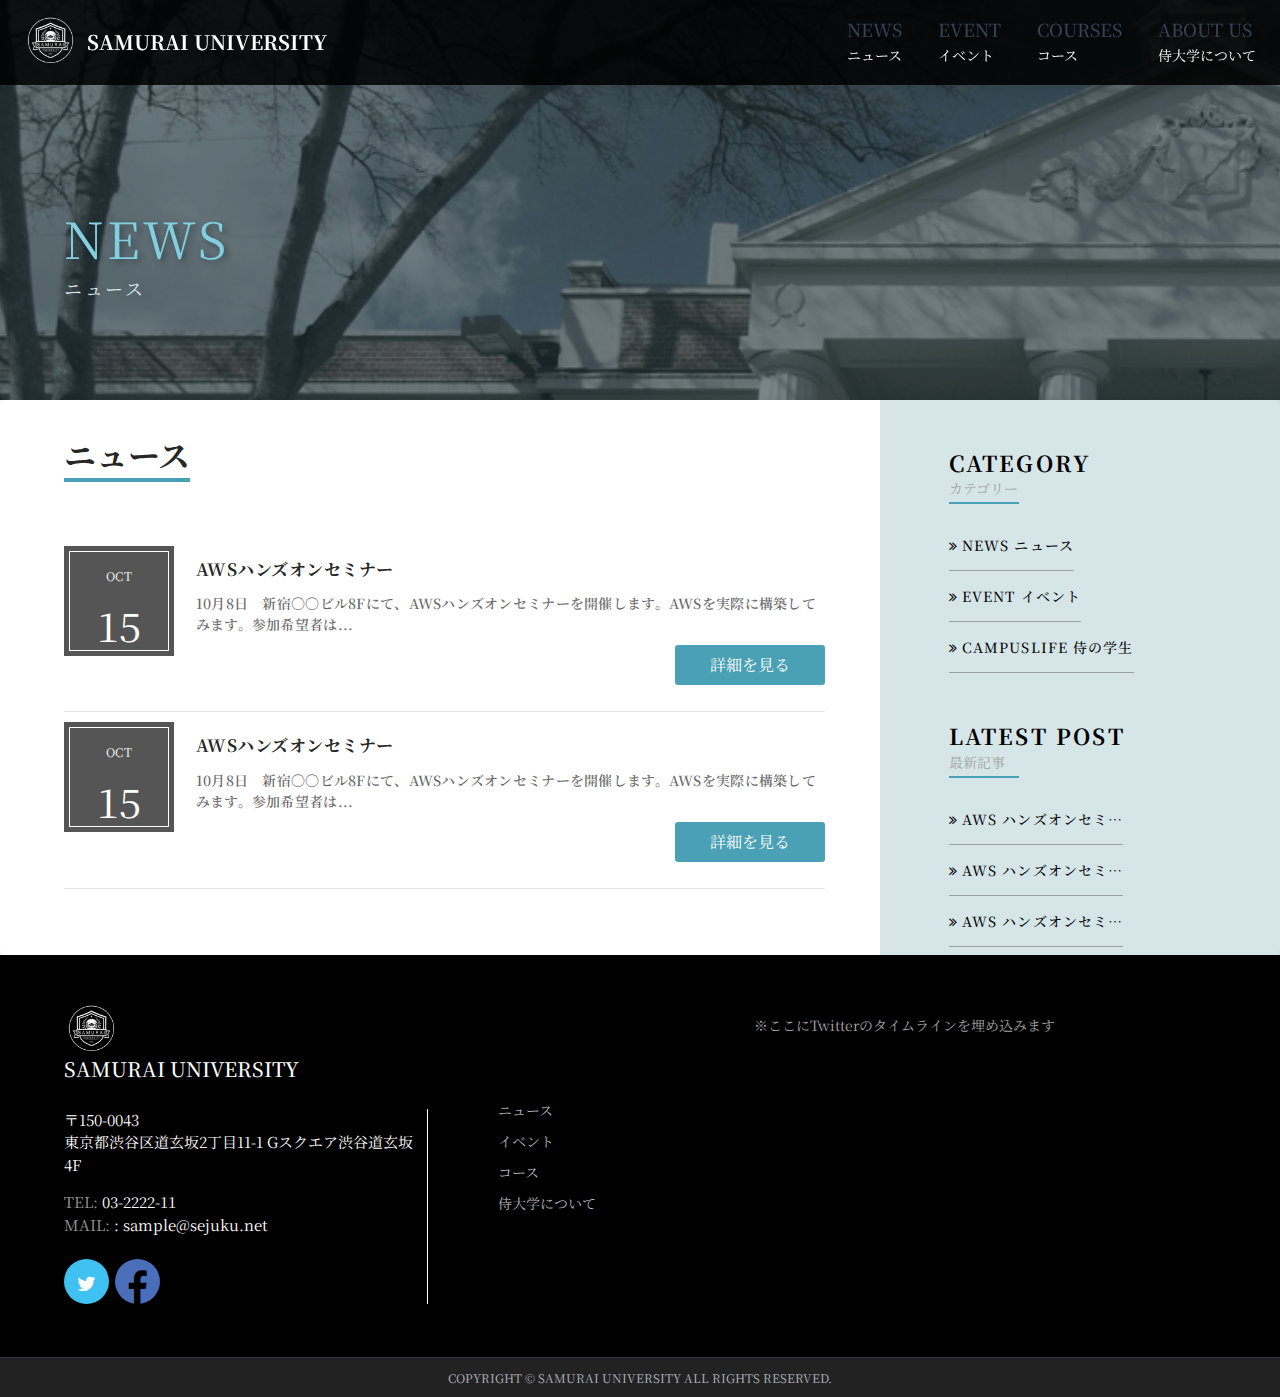
<file: Local Sites/samurai-university/app/public/wp-content/themes/samurai_university2024/news.html>
<!-- header.php ここから -->
<!DOCTYPE html>

<head>
  <title>samurai university</title>
  <meta charset="utf-8" />
  <meta http-equiv="X-UA-Compatible" content="IE=edge" />
  <meta name="description" content="samurai university" />
  <meta name="viewport" content="width=device-width, initial-scale=1" />
  <link rel="stylesheet" type="text/css" href="styles/bootstrap4/bootstrap.min.css" />
  <link href="plugins/font-awesome-4.7.0/css/font-awesome.min.css" rel="stylesheet" type="text/css" />
  <link rel="stylesheet" type="text/css" href="styles/main_styles.css" />
</head>

<body>
  <div class="super_container">
    <!-- ヘッダーここから -->
    <header class="header">
      <div class="header_container">
        <div class="">
          <nav class="navbar navbar-expand-lg">
            <div class="logo_container">
              <div class="logo_text">
                <a href="index.html">
                  <img src="images/logo_big.png" />
                  <span>Samurai University</span>
                </a>
              </div>
            </div>
            <button class="navbar-toggler" type="button" data-toggle="collapse" data-target="#navbarSupportedContent"
              aria-controls="navbarSupportedContent" aria-expanded="false" aria-label="Toggle navigation">
              <i class="fa fa-bars toggle-menu" aria-hidden="true"></i>
            </button>
            <div class="collapse navbar-collapse" id="navbarSupportedContent">
              <ul class="navbar-nav flex-row ml-md-auto d-md-flex main_nav">
                <li class="nav-item">
                  <a class="nav-link" href="news.html">
                    NEWS
                    <p>ニュース</p>
                  </a>
                </li>
                <li class="nav-item">
                  <a class="nav-link" href="events.html">
                    EVENT
                    <p>イベント</p>
                  </a>
                </li>
                <li class="nav-item">
                  <a class="nav-link" href="courses.html">
                    COURSES
                    <p>コース</p>
                  </a>
                </li>
                <li class="nav-item">
                  <a class="nav-link" href="about_us.html">
                    ABOUT US
                    <p>侍大学について</p>
                  </a>
                </li>
              </ul>
            </div>
          </nav>
        </div>
      </div>
    </header>
    <!-- ヘッダー ここまで -->
    <!-- header.php ここまで -->

    <!-- Home -->

    <div class="home">
      <div class="breadcrumbs_container">
        <div class="image_header">
          <div class="header_info">
            <div>news</div>
            <div>ニュース</div>
          </div>
        </div>
      </div>
    </div>

    <!-- Course -->

    <div class="course">
      <div class="row content-body">
        <!-- Course -->
        <div class="col-lg-8">
          <!-- Course Tabs -->
          <div class="course_tabs_container">
            <div class="tab_panels">
              <!-- Description -->
              <div class="tab_panel">
                <div class="tab_panel_title">ニュース</div>
                <div class="tab_panel_content">
                  <div class="tab_panel_text">
                    <!-- news loop from here-->
                    <div class="news_posts_small">
                      <div class="row">
                        <div class="col-lg-2 col-md-2 col-sx-12">
                          <div class="calendar_news_border">
                            <div class="calendar_news_border_1">
                              <div class="calendar_month">OCT</div>
                              <div class="calendar_day">
                                <span>15</span>
                              </div>
                            </div>
                          </div>
                        </div>
                        <div class="col-lg-10 col-md-10 col-sx-12">
                          <div class="news_post_small_title">
                            <a href="news_detail.html">AWSハンズオンセミナー</a>
                          </div>
                          <div class="news_post_meta">
                            <ul>
                              <li>
                                10月8日　新宿〇〇ビル8Fにて、AWSハンズオンセミナーを開催します。AWSを実際に構築してみます。参加希望者は...
                              </li>
                            </ul>
                          </div>
                          <div class="read_continue">
                            <button onclick="location.href='news_detail.html'">詳細を見る</button>
                          </div>
                        </div>
                      </div>
                      <hr />
                    </div>
                    <!-- news loop until here-->

                    <div class="news_posts_small">
                      <div class="row">
                        <div class="col-lg-2 col-md-2 col-sx-12">
                          <div class="calendar_news_border">
                            <div class="calendar_news_border_1">
                              <div class="calendar_month">OCT</div>
                              <div class="calendar_day">
                                <span>15</span>
                              </div>
                            </div>
                          </div>
                        </div>
                        <div class="col-lg-10 col-md-10 col-sx-12">
                          <div class="news_post_small_title">
                            <a href="news_detail.html">AWSハンズオンセミナー</a>
                          </div>
                          <div class="news_post_meta">
                            <ul>
                              <li>
                                10月8日　新宿〇〇ビル8Fにて、AWSハンズオンセミナーを開催します。AWSを実際に構築してみます。参加希望者は...
                              </li>
                            </ul>
                          </div>
                          <div class="read_continue">
                            <button onclick="location.href='news_detail.html'">詳細を見る</button>
                          </div>
                        </div>
                      </div>
                      <hr />
                    </div>
                  </div>
                </div>
              </div>
            </div>
          </div>
        </div>

        <!-- Course Sidebar -->
        <div class="col-lg-4" style="background-color: #2b7b8e33">
          <!-- sidebar-main に切り出す -->
          <div class="sidebar">
            <div class="category">
              <div class="section_title_container category_title">
                <h2>CATEGORY</h2>
                <div class="section_subtitle">カテゴリー</div>
              </div>
              <div class="sidebar_categories">
                <ul>
                  <li><a href="#">News ニュース</a></li>
                  <li><a href="#">Event イベント</a></li>
                  <li><a href="#">CampusLife 侍の学生</a></li>
                </ul>
              </div>
            </div>
            <div class="category">
              <div class="section_title_container category_title">
                <h2>Latest Post</h2>
                <div class="section_subtitle">最新記事</div>
              </div>
              <div class="sidebar_categories">
                <ul>
                  <li><a href="#">AWS ハンズオンセミ…</a></li>
                  <li><a href="#">AWS ハンズオンセミ…</a></li>
                  <li><a href="#">AWS ハンズオンセミ…</a></li>
                </ul>
              </div>
            </div>
          </div>
          <!-- sidebar-main ここまで -->
        </div>
      </div>
    </div>

    <!-- footer.php ここから -->
    <footer class="footer">
      <div class="row footer_row">
        <div class="col">
          <div class="footer_content">
            <div class="row">
              <div class="col-lg-4 footer_col">
                <div class="footer_section footer_about">
                  <div class="footer_logo_container">
                    <img src="images/logo_big.png" alt="" />
                    <a href="">
                      <div class="footer_logo_text">Samurai University</div>
                    </a>
                  </div>
                  <div class="footer_contact_info">
                    <div>〒150-0043</div>
                    <div>東京都渋谷区道玄坂2丁目11-1 Gスクエア渋谷道玄坂4F</div>
                    <ul>
                      <li><span>TEL: </span>03-2222-11</li>
                      <li><span>MAIL: </span>: sample@sejuku.net</li>
                    </ul>
                  </div>
                  <div class="footer_social">
                    <ul>
                      <li>
                        <a href=""><i class="fa fa-twitter" aria-hidden="true"></i></a>
                      </li>
                      <li>
                        <a href=""><i class="fa fa-facebook" aria-hidden="true"></i></a>
                      </li>
                    </ul>
                  </div>
                </div>
              </div>
              <div class="col-lg-3 footer_col">
                <div class="footer_section footer_links">
                  <div class="footer_links_container">
                    <ul>
                      <li><a href="news.html">ニュース</a></li>
                      <li><a href="events.html">イベント</a></li>
                      <li><a href="courses.html">コース</a></li>
                      <li><a href="about_us.html">侍大学について</a></li>
                    </ul>
                  </div>
                </div>
              </div>
              <div class="col-lg-5 footer_col clearfix">
                ※ここにTwitterのタイムラインを埋め込みます
              </div>
            </div>
          </div>
        </div>
      </div>
      <div class="row copyright_row">
        <div class="col">
          <div class="copyright d-flex flex-lg-row flex-column align-items-center justify-content-start">
            <div class="cr_text">
              Copyright &copy; Samurai University All Rights Reserved.
            </div>
          </div>
        </div>
      </div>
    </footer>
  </div>

  <!--jQuery-->
  <script src="js/jquery-3.2.1.min.js"></script>
  <script src="styles/bootstrap4/popper.js"></script>
  <script src="styles/bootstrap4/bootstrap.min.js"></script>
  <script type="text/javascript">
    $(".carousel").carousel();
  </script>

</body>

</html>
<!-- footer.php ここまで -->
</file>
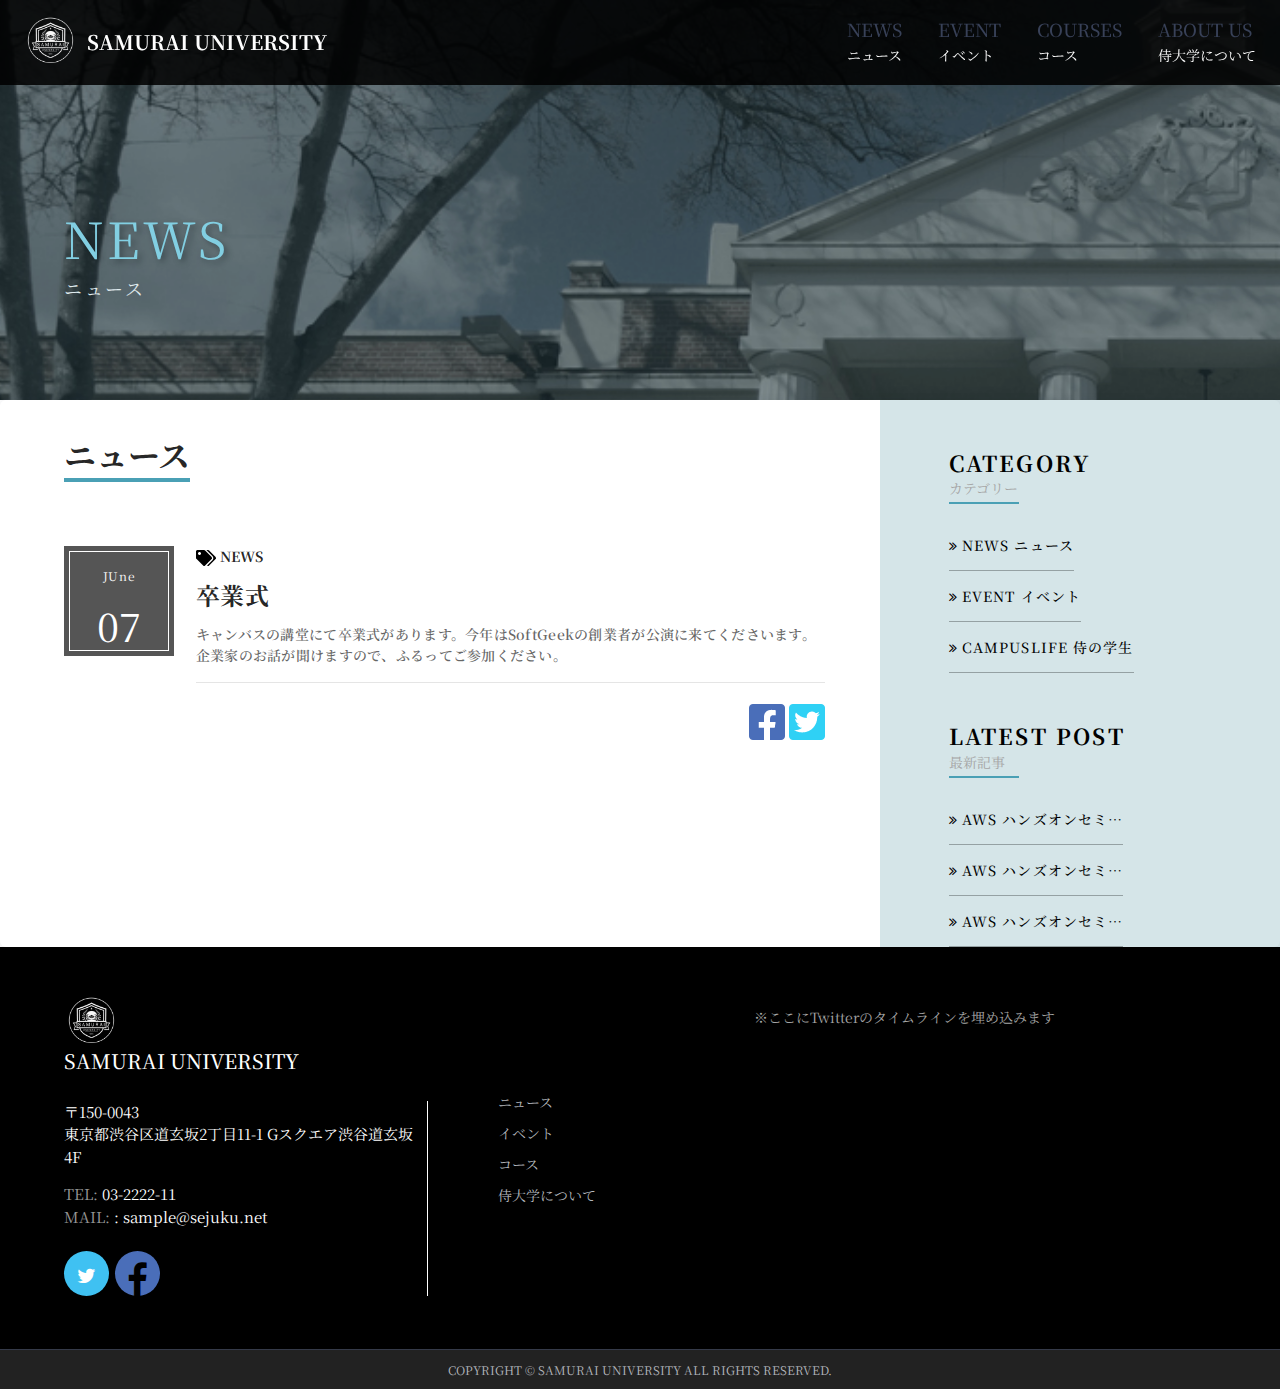
<file: Local Sites/samurai-university/app/public/wp-content/themes/samurai_university2024/news_detail.html>
<!-- header.php ここから -->
<!DOCTYPE html>

<head>
  <title>samurai university</title>
  <meta charset="utf-8" />
  <meta http-equiv="X-UA-Compatible" content="IE=edge" />
  <meta name="description" content="samurai university" />
  <meta name="viewport" content="width=device-width, initial-scale=1" />
  <link rel="stylesheet" type="text/css" href="styles/bootstrap4/bootstrap.min.css" />
  <link href="plugins/font-awesome-4.7.0/css/font-awesome.min.css" rel="stylesheet" type="text/css" />
  <link rel="stylesheet" type="text/css" href="styles/main_styles.css" />
</head>

<body>
  <div class="super_container">
    <!-- ヘッダーここから -->
    <header class="header">
      <div class="header_container">
        <div class="">
          <nav class="navbar navbar-expand-lg">
            <div class="logo_container">
              <div class="logo_text">
                <a href="index.html">
                  <img src="images/logo_big.png" />
                  <span>Samurai University</span>
                </a>
              </div>
            </div>
            <button class="navbar-toggler" type="button" data-toggle="collapse" data-target="#navbarSupportedContent"
              aria-controls="navbarSupportedContent" aria-expanded="false" aria-label="Toggle navigation">
              <i class="fa fa-bars toggle-menu" aria-hidden="true"></i>
            </button>
            <div class="collapse navbar-collapse" id="navbarSupportedContent">
              <ul class="navbar-nav flex-row ml-md-auto d-md-flex main_nav">
                <li class="nav-item">
                  <a class="nav-link" href="news.html">
                    NEWS
                    <p>ニュース</p>
                  </a>
                </li>
                <li class="nav-item">
                  <a class="nav-link" href="events.html">
                    EVENT
                    <p>イベント</p>
                  </a>
                </li>
                <li class="nav-item">
                  <a class="nav-link" href="courses.html">
                    COURSES
                    <p>コース</p>
                  </a>
                </li>
                <li class="nav-item">
                  <a class="nav-link" href="about_us.html">
                    ABOUT US
                    <p>侍大学について</p>
                  </a>
                </li>
              </ul>
            </div>
          </nav>
        </div>
      </div>
    </header>
    <!-- ヘッダー ここまで -->
    <!-- header.php ここまで -->

    <!-- Home -->

    <div class="home">
      <div class="breadcrumbs_container">
        <div class="image_header">
          <div class="header_info">
            <div>News</div>
            <div>ニュース</div>
          </div>
        </div>
      </div>
    </div>

    <!-- Post 部分 -->
    <div class="course">
      <div class="row content-body">
        <!-- Course -->
        <div class="col-lg-8">
          <!-- Course Tabs -->
          <div class="course_tabs_container">
            <div class="tab_panels">
              <!-- Description -->
              <div class="tab_panel">
                <div class="tab_panel_title">ニュース</div>
                <div class="tab_panel_content">
                  <div class="tab_panel_text">
                    <div class="news_posts_small">
                      <div class="row">
                        <div class="col-lg-2 col-md-2 col-sx-12">
                          <div class="calendar_news_border">
                            <div class="calendar_news_border_1">
                              <div class="calendar_month">JUne</div>
                              <div class="calendar_day">
                                <span>07</span>
                              </div>
                            </div>
                          </div>
                        </div>
                        <div class="col-lg-10 col-md-10 col-sx-12">
                          <div class="news_post_small_header">
                            <img src="images/tags-solid.png" alt="" /> NEWS
                          </div>
                          <div class="news_detail_title">
                            卒業式
                          </div>
                          <div class="news_post_meta">
                            キャンバスの講堂にて卒業式があります。今年はSoftGeekの創業者が公演に来てくださいます。企業家のお話が聞けますので、ふるってご参加ください。
                          </div>

                          <hr />
                          <div class="social_share">
                            <img src="images/facebook-square-brands.png" alt="" />
                            <img src="images/twitter-square-brands.png" alt="" />
                          </div>
                        </div>
                      </div>
                    </div>
                  </div>
                </div>
              </div>
            </div>
          </div>
        </div>

        <!--  Sidebar -->
        <div class="col-lg-4" style="background-color: #2b7b8e33">
          <div class="sidebar">
            <div class="category">
              <div class="section_title_container category_title">
                <h2>CATEGORY</h2>
                <div class="section_subtitle">カテゴリー</div>
              </div>
              <div class="sidebar_categories">
                <ul>
                  <li><a href="#">News ニュース</a></li>
                  <li><a href="#">Event イベント</a></li>
                  <li><a href="#">CampusLife 侍の学生</a></li>
                </ul>
              </div>
            </div>
            <div class="category">
              <div class="section_title_container category_title">
                <h2>Latest Post</h2>
                <div class="section_subtitle">最新記事</div>
              </div>
              <div class="sidebar_categories">
                <ul>
                  <li><a href="#">AWS ハンズオンセミ…</a></li>
                  <li><a href="#">AWS ハンズオンセミ…</a></li>
                  <li><a href="#">AWS ハンズオンセミ…</a></li>
                </ul>
              </div>
            </div>
          </div>
        </div>
      </div>
    </div>
    <!-- footer.php ここから -->
    <footer class="footer">
      <div class="row footer_row">
        <div class="col">
          <div class="footer_content">
            <div class="row">
              <div class="col-lg-4 footer_col">
                <div class="footer_section footer_about">
                  <div class="footer_logo_container">
                    <img src="images/logo_big.png" alt="" />
                    <a href="">
                      <div class="footer_logo_text">Samurai University</div>
                    </a>
                  </div>
                  <div class="footer_contact_info">
                    <div>〒150-0043</div>
                    <div>東京都渋谷区道玄坂2丁目11-1 Gスクエア渋谷道玄坂4F</div>
                    <ul>
                      <li><span>TEL: </span>03-2222-11</li>
                      <li><span>MAIL: </span>: sample@sejuku.net</li>
                    </ul>
                  </div>
                  <div class="footer_social">
                    <ul>
                      <li>
                        <a href=""><i class="fa fa-twitter" aria-hidden="true"></i></a>
                      </li>
                      <li>
                        <a href=""><i class="fa fa-facebook" aria-hidden="true"></i></a>
                      </li>
                    </ul>
                  </div>
                </div>
              </div>
              <div class="col-lg-3 footer_col">
                <div class="footer_section footer_links">
                  <div class="footer_links_container">
                    <ul>
                      <li><a href="news.html">ニュース</a></li>
                      <li><a href="events.html">イベント</a></li>
                      <li><a href="courses.html">コース</a></li>
                      <li><a href="about_us.html">侍大学について</a></li>
                    </ul>
                  </div>
                </div>
              </div>
              <div class="col-lg-5 footer_col clearfix">
                ※ここにTwitterのタイムラインを埋め込みます
              </div>
            </div>
          </div>
        </div>
      </div>
      <div class="row copyright_row">
        <div class="col">
          <div class="copyright d-flex flex-lg-row flex-column align-items-center justify-content-start">
            <div class="cr_text">
              Copyright &copy; Samurai University All Rights Reserved.
            </div>
          </div>
        </div>
      </div>
    </footer>
  </div>

  <!--jQuery-->
  <script src="js/jquery-3.2.1.min.js"></script>
  <script src="styles/bootstrap4/popper.js"></script>
  <script src="styles/bootstrap4/bootstrap.min.js"></script>
  <script type="text/javascript">
    $(".carousel").carousel();
  </script>

</body>

</html>
<!-- footer.php ここまで -->
</file>
<file: Desktop/portfolio/css/ress.css>
/*!
 * ress.css • v3.0.1
 * MIT License
 * github.com/filipelinhares/ress
 */

/* # =================================================================
   # Global selectors
   # ================================================================= */

html {
  box-sizing: border-box;
  word-break: normal;
  -moz-tab-size: 4;
  tab-size: 4;

  -webkit-text-size-adjust: 100%; /* Prevent adjustments of font size after orientation changes in iOS */
}

*,
::before,
::after {
  box-sizing: inherit;
  background-repeat: no-repeat; /* Set `background-repeat: no-repeat` to all elements and pseudo elements */
}

::before,
::after {
  vertical-align: inherit;
  text-decoration: inherit; /* Inherit text-decoration and vertical align to ::before and ::after pseudo elements */
}

* {
  margin: 0;
  padding: 0; /* Reset `padding` and `margin` of all elements */
}

/* # =================================================================
   # General elements
   # ================================================================= */

hr {
  overflow: visible; /* Show the overflow in Edge and IE */
  height: 0; /* Add the correct box sizing in Firefox */
}

details,
main {
  display: block; /* Render the `main` element consistently in IE. */
}

summary {
  display: list-item; /* Add the correct display in all browsers */
}

small {
  font-size: 80%; /* Set font-size to 80% in `small` elements */
}

[hidden] {
  display: none; /* Add the correct display in IE */
}

abbr[title] {
  /* Add the correct text decoration in Chrome, Edge, IE, Opera, and Safari */
  text-decoration: underline;
  text-decoration: underline dotted;
  border-bottom: none; /* Remove the bottom border in Chrome 57 */
}

a {
  background-color: transparent; /* Remove the gray background on active links in IE 10 */
}

a:active,
a:hover {
  outline-width: 0; /* Remove the outline when hovering in all browsers */
}

code,
kbd,
pre,
samp {
  font-family: monospace, monospace; /* Specify the font family of code elements */
}

pre {
  font-size: 1em; /* Correct the odd `em` font sizing in all browsers */
}

b,
strong {
  font-weight: bolder; /* Add the correct font weight in Chrome, Edge, and Safari */
}

/* https://gist.github.com/unruthless/413930 */
sub,
sup {
  position: relative;
  font-size: 75%;
  line-height: 0;
  vertical-align: baseline;
}

sub {
  bottom: -.25em;
}

sup {
  top: -.5em;
}

/* # =================================================================
   # Forms
   # ================================================================= */

input {
  border-radius: 0;
}

/* Replace pointer cursor in disabled elements */
[disabled] {
  cursor: default;
}

[type="number"]::-webkit-container-spin-button,
[type="number"]::-webkit-outer-spin-button {
  height: auto; /* Correct the cursor style of increment and decrement buttons in Chrome */
}

[type="search"] {
  outline-offset: -2px; /* Correct the outline style in Safari */

  -webkit-appearance: textfield; /* Correct the odd appearance in Chrome and Safari */
}

[type="search"]::-webkit-search-decoration {
  -webkit-appearance: none; /* Remove the container padding in Chrome and Safari on macOS */
}

textarea {
  overflow: auto; /* Internet Explorer 11+ */
  resize: vertical; /* Specify textarea resizability */
}

button,
input,
optgroup,
select,
textarea {
  font: inherit; /* Specify font inheritance of form elements */
}

optgroup {
  font-weight: bold; /* Restore the font weight unset by the previous rule */
}

button {
  overflow: visible; /* Address `overflow` set to `hidden` in IE 8/9/10/11 */
}

button,
select {
  text-transform: none; /* Firefox 40+, Internet Explorer 11- */
}

/* Apply cursor pointer to button elements */
button,
[type="button"],
[type="reset"],
[type="submit"],
[role="button"] {
  cursor: pointer;
  color: inherit;
}

/* Remove container padding and border in Firefox 4+ */
button::-moz-focus-container,
[type="button"]::-moz-focus-container,
[type="reset"]::-moz-focus-container,
[type="submit"]::-moz-focus-container {
  padding: 0;
  border-style: none;
}

/* Replace focus style removed in the border reset above */
button:-moz-focusring,
[type="button"]::-moz-focus-container,
[type="reset"]::-moz-focus-container,
[type="submit"]::-moz-focus-container {
  outline: 1px dotted ButtonText;
}

button,
html [type="button"],
/* Prevent a WebKit bug where (2) destroys native `audio` and `video`controls in Android 4 */
[type="reset"],
[type="submit"] {
  -webkit-appearance: button; /* Correct the inability to style clickable types in iOS */
}

/* Remove the default button styling in all browsers */
button,
input,
select,
textarea {
  border-style: none;
  background-color: transparent;
}

/* Style select like a standard input */
select {
  -webkit-appearance: none; /* Chrome 41+ */
  -moz-appearance: none; /* Firefox 36+ */
}

select::-ms-expand {
  display: none; /* Internet Explorer 11+ */
}

select::-ms-value {
  color: currentColor; /* Internet Explorer 11+ */
}

legend {
  display: table; /* Correct the text wrapping in Edge and IE */
  max-width: 100%; /* Correct the text wrapping in Edge and IE */
  max-width: 100%; /* Correct the text wrapping in Edge 18- and IE */
  white-space: normal; /* Correct the text wrapping in Edge and IE */
  color: inherit; /* Correct the color inheritance from `fieldset` elements in IE */
  border: 0; /* Correct `color` not being inherited in IE 8/9/10/11 */
}

::-webkit-file-upload-button {
  font: inherit; /* Change font properties to `inherit` in Chrome and Safari */
  color: inherit;
  /* Correct the inability to style clickable types in iOS and Safari */

  -webkit-appearance: button;
}

/* # =================================================================
   # Specify media element style
   # ================================================================= */

img {
  border-style: none; /* Remove border when inside `a` element in IE 8/9/10 */
}

/* Add the correct vertical alignment in Chrome, Firefox, and Opera */
progress {
  vertical-align: baseline;
}

/* # =================================================================
   # Accessibility
   # ================================================================= */

/* Hide content from screens but not screenreaders */
@media screen {
  [hidden~="screen"] {
    display: inherit;
  }
  [hidden~="screen"]:not(:active):not(:focus):not(:target) {
    position: absolute !important;
    clip: rect(0 0 0 0) !important;
  }
}

/* Specify the progress cursor of updating elements */
[aria-busy="true"] {
  cursor: progress;
}

/* Specify the pointer cursor of trigger elements */
[aria-controls] {
  cursor: pointer;
}

/* Specify the unstyled cursor of disabled, not-editable, or otherwise inoperable elements */
[aria-disabled] {
  cursor: default;
}
</file>
<file: Desktop/portfolio/css/style.css>
body {
  font-family: "Montserrat","Helvetica Neue",Arial,"Hiragino Kaku Gothic ProN","Hiragino Sans",Meiryo,sans-serif;
  font-size: 15px;
  letter-spacing: .05em;
  color: #333;
}

a {
  transition: opacity .3s;
  text-decoration: none;
  color: #1ca9e3;
}

img {
  max-width: 100%;
  height: auto;
  vertical-align: bottom;
  border-style: none;
}



.pc-only {
  display: block;
}

.sp-only {
  display: none;
}

/*--------------------------------
 レイアウト
---------------------------------*/
.wrapper {
  padding-top: 73px;
}

.section {
  padding: 90px 0;
}

.section:nth-of-type(odd) {
  background-color: #f7f7f7;
}

.container {
  max-width: 1340px;
  margin: 0 auto;
  padding: 0 40px;
}

/*--------------------------------
 見出し
---------------------------------*/
.title {
  font-size: 34px;
  font-weight: bold;
  line-height: 1;
  margin-bottom: 40px;
  text-align: center;
  letter-spacing: .05em;
  color: #333;
}

.lead {
  font-size: 16px;
  line-height: 1.8;
  margin-bottom: 30px;
}

/*--------------------------------
ヘッダー
---------------------------------*/
.header {
  position: fixed;
  top: 0;
  z-index: 1;
  width: 100%;
  background-color: #fff;
  box-shadow: 0 5px 10px -6px rgba(0,0,0,.1);
}

.header .container {
  display: flex;
  align-items: center;
  justify-content: space-between;
  padding: 20px 40px;
}

.header-logo {
  font-size: 20px;
  font-weight: bold;
  line-height: 1.2;
  margin-right: 20px;
  letter-spacing: .05em;
}

.header-logo a {
  color: #333;
}

.gnav-list {
  display: flex;
  justify-content: space-between;
  list-style: none;
}

.gnav-item:not(:last-child) {
  margin-right: 20px;
}

.gnav-item a {
  position: relative;
  font-size: 13px;
  font-weight: bold;
  display: inline-block;
  padding: 5px 0;
  transition: .3s;
  letter-spacing: .05em;
  color: #333;
}
.gnav-item a:after {
  position: absolute;
  bottom: 0;
  left: 50%;
  width: 0;
  height: 3px;
  content: "";
  transition: .3s;
  -webkit-transform: translateX(-50%);
  transform: translateX(-50%);
  background-color: #333;
}

.gnav-item a:hover:after {
  width: 100%;
}

/*--------------------------------
 メインビジュアル
---------------------------------*/
.mv {
  display: flex;
  align-items: center;
  justify-content: center;
  height: auto;
  text-align: center;
}

.mv-container {
  position: relative;
  padding: 0 20px;
}

.mv-container img {
  width: 100%;
  height: auto;
}

/*--------------------------------
 Works
---------------------------------*/
.works-list {
  display: flex;
  flex-wrap: wrap;
  margin-bottom: -40px;
}

.works-item {
  width: 31.74603%;
  margin-right: 1.58730%;
  margin-bottom: 40px;
  color: #333;
}

.works-item:hover {
  opacity: .9;
}

.works-item:nth-of-type(3n) {
  margin-right: 0;
}

.works-img img {
  border: 1px solid #e6e6e6;
}

.works-name {
  font-size: 12px;
  font-weight: bold;
  margin-top: 8px;
}

.works-info {
  font-size: 10px;
  margin-top: 5px;
}

/*--------------------------------
 Skill
---------------------------------*/
.skill-list {
  display: flex;
  flex-wrap: wrap;
  justify-content: space-between;
  margin-bottom: -50px;
}

.skill-item {
  display: flex;
  align-items: flex-start;
  justify-content: space-between;
  width: 48%;
  margin-bottom: 50px;
}

.skill-img {
  width: 60px;
  height: auto;
  margin-right: 20px;
}

.skill-body {
  flex: 1;
}

.skill-name {
  margin-bottom: 10px;
}

.skill-text {
  font-size: 14px;
  line-height: 1.8;
}

/*--------------------------------
 About
---------------------------------*/
.profile {
  display: flex;
  flex-wrap: wrap;
  max-width: 800px;
  margin: 0 auto;
}
.profile-img {
  width: 20%;
  margin-right: 30px;
  border-radius: 50%;
}
.profile-img img {
  border-radius: 50%;
}
.profile-body {
  flex: 1;
}

.profile-body p {
  font-size: 15px;
  line-height: 1.8;
}

.profile-body p:not(:last-child) {
  margin-bottom: 30px;
}

/*--------------------------------
 Contact
---------------------------------*/
.contact {
  text-align: center;
}

.contact-item:not(:last-child) {
  margin-right: 10px;
}

.contact-text {
  margin-top: 10px;
}
/*--------------------------------
 ページトップ
---------------------------------*/
.page-top {
  font-weight: bold;
  padding: 10px;
  cursor: pointer;
  text-align: center;
  background-color: #4c4c4c;
}

.page-top .material-icons-outlined {
  vertical-align: bottom;
  color: #fff;
}

/*--------------------------------
 フッター
---------------------------------*/
.footer {
  padding: 30px;
  background-color: #333;
}

.copyright {
  font-size: 10px;
  text-align: center;
  color: #797979;
}

/*--------------------------------
 下層：Worksページ
---------------------------------*/
.article {
  padding: 80px 0;
}

.article-container {
  max-width: 1040px;
  margin: 0 auto;
  padding: 0 20px;
}

.article-title {
  margin-bottom: 30px;
  text-align: center;
}

.article-body {
  max-width: 720px;
  margin: 0 auto;
  margin-bottom: 80px;
}

.article-body h3 {
  position: relative;
  font-size: 18px;
  margin-bottom: 5px;
  padding-left: 1em;
}

.article-body img {
  width: 100%;
  height: auto;
}

.article-body h3:not(:first-child) {
  margin-top: 50px;
}

.article-body h3::before {
  position: absolute;
  top: 0;
  left: 0;
  width: 4px;
  height: 100%;
  content: "";
  border-radius: 3px;
  background-color: #333;
}

.article-body p {
  font-size: 15px;
  line-height: 1.8;
  margin-bottom: 30px;
}

.home-link {
  text-align: center;
}

/*media Queries 767
----------------------------------------------------*/
@media screen and (max-width: 767px) {
  body {
    font-size: 14px;
  }

  .pc-only {
    display: none;
  }

  .sp-only {
    display: block;
  }

  /* 見出し */
  .title {
    font-size: 26px;
    margin-bottom: 20px;
  }

  .lead {
    font-size: 14px;
    line-height: 1.7;
    margin-bottom: 20px;
  }

  /* レイアウト */
  .wrapper {
    padding-top: 57px;
  }

  .section {
    padding: 60px 0;
  }

  .container {
    padding: 0 20px;
  }

  /* ヘッダー */
  .header .container {
    padding: 15px;
  }

  .header-logo {
    font-size: 15px;
    margin-right: 15px;
  }

  .gnav-item:not(:last-child) {
    margin-right: 10px;
  }

  .gnav-item a {
    font-size: 10px;
  }

  .gnav-item a:after {
    display: none;
  }

  /*  メインビジュアル */
  .mv {
    height: 40vh;
  }

  .mv-container {
    padding: 0 20px;
  }

  .mv-title {
    font-size: 30px;
  }
  .mv-subtitle {
    font-size: 16px;
    margin-bottom: 20px;
  }

  .mv-text {
    top: 75%;
    font-size: 14px;
    line-height: 1.7;
  }

  /* Works */
  .works-name {
    font-size: 12px;
  }

  .works-info {
    margin-top: 3px;
  }

  .works-list {
    justify-content: space-between;
  }

  .works-item {
    flex: 0 0 48%;
    margin-right: 0;
    margin-bottom: 30px;
  }

  /* Skill */
  .skill-list {
    display: block;
    margin-bottom: 0;
  }

  .skill-item {
    width: 100%;
    margin-bottom: 35px;
  }

  .skill-item:last-child {
    margin-bottom: 0;
  }

  .skill-name {
    margin-bottom: 5px;
  }

  .skill-text {
    font-size: 13px;
    line-height: 1.7;
  }

  /* About */
  .profile {
    display: block;
  }
  .profile-img {
    width: 150px;
    margin: 0 auto;
    margin-bottom: 25px;
  }

  .profile-body p {
    font-size: 14px;
    line-height: 1.7;
  }

  .profile-body p:not(:last-child) {
    margin-bottom: 20px;
  }

  /* フッター */
  .footer {
    padding: 20px;
  }

  /* 下層ページ */
  .article {
    padding: 50px 0;
  }

  .article-body h3 {
    font-size: 16px;
    padding-left: .8em;
  }

  .article-body h3:not(:first-child) {
    margin-top: 30px;
  }

  .article-body p {
    font-size: 14px;
    line-height: 1.7;
    margin-bottom: 20px;
  }
}
</file>
<file: Local Sites/samurai-university/app/public/wp-content/themes/samurai_university2024/styles/main_styles.css>
@charset "utf-8";
/* CSS Document */

/******************************

[Table of Contents]

1. Fonts
2. Body and some general stuff
3. Header
	3.1 Top Bar
	3.2 Header Content
	3.3 Logo
	3.4 Main Nav
	3.5 Hamburger
4. Menu
5. Section
6. Home
7. Features
8. Courses
9. Counter
10. Events
11. Team
12. News
13. Newsletter
14. Footer



******************************/

/***********
1. Fonts
***********/

@import url("https://fonts.googleapis.com/css?family=Noto+Serif+JP:400,700&display=swap&subset=japanese");
@import url("https://fonts.googleapis.com/css?family=Roboto&display=swap");
/*********************************
2. Body and some general stuff
*********************************/

/* 等線体
font-family: 'Roboto', sans-serif; */

* {
  margin: 0;
  padding: 0;
  -webkit-font-smoothing: antialiased;
  -webkit-text-shadow: rgba(0, 0, 0, 0.01) 0 0 1px;
  text-shadow: rgba(0, 0, 0, 0.01) 0 0 1px;
}

body {
  font-family: "Noto Serif JP", serif;
  font-size: 14px;
  font-weight: 400;
  background: #ffffff;
  color: #a5a5a5;
}

div {
  display: block;
  position: relative;
  -webkit-box-sizing: border-box;
  -moz-box-sizing: border-box;
  box-sizing: border-box;
}

ul {
  list-style: none;
  margin-bottom: 0px;
}

p {
  font-family: "Noto Serif JP", serif;
  font-size: 14px;
  line-height: 1.85;
  font-weight: 400;
  color: #76777a;
  -webkit-font-smoothing: antialiased;
  -webkit-text-shadow: rgba(0, 0, 0, 0.01) 0 0 1px;
  text-shadow: rgba(0, 0, 0, 0.01) 0 0 1px;
}

p a {
  display: inline;
  position: relative;
  color: inherit;
  border-bottom: solid 1px #ffa07f;
  -webkit-transition: all 200ms ease;
  -moz-transition: all 200ms ease;
  -ms-transition: all 200ms ease;
  -o-transition: all 200ms ease;
  transition: all 200ms ease;
}

p:last-of-type {
  margin-bottom: 0;
}

a,
a:hover,
a:visited,
a:active,
a:link {
  text-decoration: none;
  -webkit-font-smoothing: antialiased;
  -webkit-text-shadow: rgba(0, 0, 0, 0.01) 0 0 1px;
  text-shadow: rgba(0, 0, 0, 0.01) 0 0 1px;
}

p a:active {
  position: relative;
  color: #ff6347;
}

p a:hover {
  color: #ffffff;
  background: #ffa07f;
}

p a:hover::after {
  opacity: 0.2;
}

::selection {
}

p::selection {
}

h1 {
  font-size: 48px;
}

h2 {
  font-size: 36px;
}

h3 {
  font-size: 24px;
}

h4 {
  font-size: 18px;
}

h5 {
  font-size: 14px;
}

h1,
h2,
h3,
h4,
h5,
h6 {
  font-family: "Noto Serif JP", serif;
  font-weight: 700;
  -webkit-font-smoothing: antialiased;
  -webkit-text-shadow: rgba(0, 0, 0, 0.01) 0 0 1px;
  text-shadow: rgba(0, 0, 0, 0.01) 0 0 1px;
  color: #384158;
  margin-bottom: 0;
}

h1::selection,
h2::selection,
h3::selection,
h4::selection,
h5::selection,
h6::selection {
}

.form-control {
  color: #db5246;
}

section {
  display: block;
  position: relative;
  box-sizing: border-box;
}

.clear {
  clear: both;
}

.clearfix::before,
.clearfix::after {
  content: "";
  display: table;
}

.clearfix::after {
  clear: both;
}

.clearfix {
  zoom: 1;
}

.float_left {
  float: left;
}

.float_right {
  float: right;
}

.trans_200 {
  -webkit-transition: all 200ms ease;
  -moz-transition: all 200ms ease;
  -ms-transition: all 200ms ease;
  -o-transition: all 200ms ease;
  transition: all 200ms ease;
}

.trans_300 {
  -webkit-transition: all 300ms ease;
  -moz-transition: all 300ms ease;
  -ms-transition: all 300ms ease;
  -o-transition: all 300ms ease;
  transition: all 300ms ease;
}

.trans_400 {
  -webkit-transition: all 400ms ease;
  -moz-transition: all 400ms ease;
  -ms-transition: all 400ms ease;
  -o-transition: all 400ms ease;
  transition: all 400ms ease;
}

.trans_500 {
  -webkit-transition: all 500ms ease;
  -moz-transition: all 500ms ease;
  -ms-transition: all 500ms ease;
  -o-transition: all 500ms ease;
  transition: all 500ms ease;
}

.fill_height {
  height: 100%;
}

.super_container {
  width: 100%;
  overflow: hidden;
}

.prlx_parent {
  overflow: hidden;
}

.prlx {
  height: 130% !important;
}

.parallax-window {
  min-height: 400px;
  background: transparent;
}

.nopadding {
  padding: 0px !important;
}

/*********************************
3. Header
*********************************/

.image_header {
  background-image: url("../images/top_back.png");
  display: block;
  position: relative;
  object-fit: cover;
  height: 400px;
  width: 100%;
}

.image_header::after {
  content: "";
  background: rgba(43, 123, 142, 0.15);
  position: absolute;
  top: 0;
  left: 0;
  right: 0;
  bottom: 0;
  z-index: 1;
}

.header_info {
  position: absolute;
  top: 50%;
  padding-left: 5%;
}

.header_info div:first-child {
  text-align: left;
  font-size: 50px;
  letter-spacing: 3.45px;
  color: rgba(146, 222, 241, 1);
  text-shadow: 3px 3px 6px rgba(0, 0, 0, 0.39);
  text-transform: uppercase;
  opacity: 1;
}

.header_info div:nth-child(2) {
  text-align: left;
  font-size: 18px;
  letter-spacing: 2.7px;
  color: rgba(255, 255, 255, 1);
  opacity: 1;
}

.title {
  text-align: left;
  font-size: 32px;
  letter-spacing: 0;
  color: #000000dd;
  text-transform: uppercase;
  opacity: 1;
  border-bottom: 4px solid #4aa0b5;
  width: fit-content;
}

.header {
  position: fixed;
  top: 0;
  left: 0;
  width: 100%;
  z-index: 100;
  box-shadow: 0px 5px 20px rgba(0, 0, 0, 0.05);
  -webkit-transition: all 200ms ease;
  -moz-transition: all 200ms ease;
  -ms-transition: all 200ms ease;
  -o-transition: all 200ms ease;
  transition: all 200ms ease;
}

.header.scrolled {
  top: -40px;
}

/*********************************
3.1 Top Bar
*********************************/

.top_bar {
  width: 100%;
  background: #14bdee;
}

.header.scrolled .top_bar {
}

.top_bar_container {
  width: 100%;
  height: 100%;
}

.top_bar_content {
  width: 100%;
  height: 40px;
}

.top_bar_contact_list li {
  display: inline-block;
}

.question {
  font-family: "Noto Serif JP", serif;
  font-size: 14px;
  color: #ffffff;
  margin-left: 0px;
}

.top_bar_contact_list li i,
.top_bar_contact_list li > div {
  display: inline-block;
  font-size: 14px;
  color: #ffffff;
}

.top_bar_contact_list li > div {
  margin-left: 1px;
}

.top_bar_contact_list li:not(:last-child) {
  margin-right: 21px;
}

.top_bar_login {
  height: 100%;
}

.login_button {
  width: 160px;
  height: 100%;
  background: #f3f3f3;
  text-align: center;
}

.login_button a {
  display: block;
  font-size: 14px;
  font-weight: 500;
  line-height: 40px;
  color: #384158;
}

/*********************************
3.2 Header Content
*********************************/

.header_container {
  width: 100%;
  background: #000000de;
}

.header_content {
  height: 90px;
  -webkit-transition: all 200ms ease;
  -moz-transition: all 200ms ease;
  -ms-transition: all 200ms ease;
  -o-transition: all 200ms ease;
  transition: all 200ms ease;
}

.header.scrolled .header_content {
  height: 80px;
}

/*********************************
3.3 Logo
*********************************/

.logo,
.logo_text {
  display: inline-block;
}

.logo {
  width: 60px;
  height: 60px;
  -webkit-transition: all 200ms ease;
  -moz-transition: all 200ms ease;
  -ms-transition: all 200ms ease;
  -o-transition: all 200ms ease;
  transition: all 200ms ease;
}

.logo img {
  max-width: 100%;
}

.logo_text {
  font-family: "Noto Serif JP", serif;
  margin-bottom: 4px;
  font-size: 36px;
  font-weight: 700;
  line-height: 0.75;
  color: #384158;
  vertical-align: middle;
  margin-left: 7px;
  -webkit-transition: all 200ms ease;
  -moz-transition: all 200ms ease;
  -ms-transition: all 200ms ease;
  -o-transition: all 200ms ease;
  transition: all 200ms ease;
}

.logo_text span {
  color: #ffffff;
  font-size: 20px;
  text-transform: uppercase;
}

.header.scrolled .logo {
  width: 40px;
  height: 40px;
}

.header.scrolled .logo_text {
  font-size: 24px;
}

/*********************************
3.4 Main Nav
*********************************/

.sub-menu {
  padding: 0px;
  border-radius: 0px;
  left: -43px;
}

.sub-menu p {
  text-align: left;
  font-size: 15px;
  letter-spacing: 1.2px;
  color: #000000dd !important;
  opacity: 1;
}

.txt-search {
  background: #ffffff 0% 0% no-repeat padding-box;
  border: 1px solid #0000004d;
  border-radius: 3px 0px 0px 3px;
  opacity: 1;
  width: 171px;
  height: 44px;
}

.btn-search {
  background: #b39a6b 0% 0% no-repeat padding-box;
  border-radius: 0px 3px 3px 0px;
  opacity: 1;
  width: 44px;
  height: 44px;
}

.main_nav,
.search_button,
.shopping_cart {
  display: inline-block;
}

.main_nav li {
  display: inline-block;
  position: relative;
}

.main_nav li:not(:last-child) {
  margin-right: 20px;
}

.dropdown-toggle::after {
  content: none;
}

.main_nav li a {
  font-size: 18px;
  font-weight: 500;
  color: #384158;
  -webkit-transition: all 200ms ease;
  -moz-transition: all 200ms ease;
  -ms-transition: all 200ms ease;
  -o-transition: all 200ms ease;
  transition: all 200ms ease;
}

.main_nav li a:hover,
.main_nav li.active a {
  color: #ffffff;
}

.dropdown-item:hover {
  color: #000000dd !important;
}

.main_nav li a > p {
  color: #ffffff;
}

/***slide***/

.title-slide p {
  color: #92def1;
  font-size: 50px;
  text-transform: uppercase;
  letter-spacing: 3.45px;
  text-shadow: 3px 3px 6px #00000063;
}

.content-slide p {
  font-family: "Roboto", sans-serif;
  color: #ffffff;
  font-size: 16px;
  letter-spacing: 2.4px;
  text-align: center;
  position: absolute;
  left: 18%;
  right: 18%;
}

.carousel-caption {
  position: absolute;
  top: 10%;
}

/*********************************
3.5 Hamburger
*********************************

/*********************************
4. Menu
*********************************/

.menu {
  position: fixed;
  top: 0;
  right: -400px;
  width: 400px;
  height: 100vh;
  background: #ffffff;
  z-index: 101;
  padding-right: 60px;
  padding-top: 87px;
  padding-left: 50px;
}

.menu .logo a {
  color: #000000;
}

.menu.active {
  right: 0;
}

.menu_close_container {
  position: absolute;
  top: 30px;
  right: 60px;
  width: 18px;
  height: 18px;
  transform-origin: center center;
  -webkit-transform: rotate(45deg);
  -moz-transform: rotate(45deg);
  -ms-transform: rotate(45deg);
  -o-transform: rotate(45deg);
  transform: rotate(45deg);
  cursor: pointer;
}

.menu_close {
  width: 100%;
  height: 100%;
  transform-style: preserve-3D;
}

.menu_close div {
  width: 100%;
  height: 2px;
  background: #232323;
  top: 8px;
  -webkit-transition: all 200ms ease;
  -moz-transition: all 200ms ease;
  -ms-transition: all 200ms ease;
  -o-transition: all 200ms ease;
  transition: all 200ms ease;
}

.menu_close div:last-of-type {
  -webkit-transform: rotate(90deg) translateX(-2px);
  -moz-transform: rotate(90deg) translateX(-2px);
  -ms-transform: rotate(90deg) translateX(-2px);
  -o-transform: rotate(90deg) translateX(-2px);
  transform: rotate(90deg) translateX(-2px);
  transform-origin: center;
}

.menu_close:hover div {
  background: #937c6f;
}

.menu .logo {
  margin-bottom: 60px;
}

.menu_nav ul li {
  margin-bottom: 9px;
}

.menu_nav ul li a {
  font-family: "Noto Serif JP", serif;
  font-size: 14px;
  text-transform: uppercase;
  color: rgba(0, 0, 0, 1);
  font-weight: 700;
  letter-spacing: 0.1em;
  -webkit-transition: all 200ms ease;
  -moz-transition: all 200ms ease;
  -ms-transition: all 200ms ease;
  -o-transition: all 200ms ease;
  transition: all 200ms ease;
}

.menu_nav ul li a:hover {
  color: #14bdee;
}

.menu .search {
  width: 100%;
  margin-bottom: 67px;
}

.search {
  display: inline-block;
  width: 400px;
  -webkit-transform: translateY(2px);
  -moz-transform: translateY(2px);
  -ms-transform: translateY(2px);
  -o-transform: translateY(2px);
  transform: translateY(2px);
}

.menu .header_search_form {
  width: 100%;
}

.search form {
  position: relative;
}

.menu .search_input {
  width: 100%;
  height: 40px;
  background: rgba(0, 0, 0, 0.1);
  border-radius: 3px;
  border: none;
  outline: none;
  padding-left: 15px;
  color: rgba(0, 0, 0, 0.5);
}

.menu .search_input::-webkit-input-placeholder {
  font-family: "Noto Serif JP", serif;
  font-size: 14px !important;
  font-weight: 400 !important;
  color: rgba(0, 0, 0, 0.4) !important;
}

.menu .search_input:-moz-placeholder {
  font-family: "Noto Serif JP", serif;
  font-size: 14px !important;
  font-weight: 400 !important;
  color: rgba(0, 0, 0, 0.4) !important;
}

.menu .search_input::-moz-placeholder {
  font-family: "Noto Serif JP", serif;
  font-size: 14px !important;
  font-weight: 400 !important;
  color: rgba(0, 0, 0, 0.4) !important;
}

.menu .search_input:-ms-input-placeholder {
  font-family: "Noto Serif JP", serif;
  font-size: 14px !important;
  font-weight: 400 !important;
  color: rgba(0, 0, 0, 0.4) !important;
}

.menu .search_input::input-placeholder {
  font-family: "Noto Serif JP", serif;
  font-size: 14px !important;
  font-weight: 400 !important;
  color: rgba(0, 0, 0, 0.4) !important;
}

/*********************************
5. Section
*********************************/

.section_title_container {
  max-width: 600px;
  width: fit-content;
  margin: 0 auto;
}

.section_title {
  line-height: 1.2;
}

.section_subtitle {
  line-height: 1.85;
  border-bottom: 2px solid #4aa0b5;
  /* margin-top: 14px; */
}

.section_background {
  position: absolute;
  top: 0;
  left: 0;
  width: 100%;
  height: 100%;
}

/*********************************
6. Home
*********************************/

.home {
  width: 100%;
  /* height: 850px; */
}

.home_slider_container {
  width: 100%;
  height: 100%;
}

.home_slider {
  width: 100%;
  height: 100%;
}

.home_slider_background {
  position: absolute;
  top: 0;
  left: 0;
  width: 100%;
  height: 100%;
  background-repeat: no-repeat;
  background-size: cover;
  background-position: center center;
}

.home_slider_content {
  position: absolute;
  top: 41%;
  left: 0;
  width: 100%;
  height: auto;
}

.home_slider_title {
  font-family: "Noto Serif JP", serif;
  font-size: 60px;
  font-weight: 700;
  line-height: 1.2;
  color: #384158;
}

.home_slider_subtitle {
  font-size: 24px;
  color: #76777a;
  margin-top: 9px;
}

.home_slider_form_container {
  width: 832px;
  margin: 0 auto;
  margin-top: 35px;
}

.home_title {
  letter-spacing: 3.2px;
  color: #000000;
  text-transform: uppercase;
  font-size: 32px;
}

.home_title_sub {
  font-family: "Roboto", sans-serif;
  letter-spacing: 0.7px;
  color: #00000099;
  opacity: 1;
  font-size: 14px;
  border-bottom: 2px solid #4aa0b5;
  margin-bottom: 20px;
  width: fit-content;
}

/* pagination */
.news-pagination {
  display: flex;
  justify-content: center;
  margin: 40px 0 0;
}

.news-pagination .page-numbers {
  display: inline-block;
  margin-right: 20px;
  padding: 13px 20px;
  color: #707070;
  border-radius: 3px;
  border: #707070 solid 1px;
  background: #fff;
}

@media screen and (max-width: 768px) {
  .news-pagination .page-numbers {
    margin-right: 10px;
    padding: 8px 15px;
  }
}

.news-pagination .current {
  padding: 13px 20px;
  background: #707070;
  color: #fff;
}

@media screen and (max-width: 768px) {
  .news-pagination .current {
    padding: 8px 15px;
  }
}

.news-pagination .prev {
  padding: 13px 20px;
  background: transparent;
  color: #707070;
}

@media screen and (max-width: 768px) {
  .news-pagination .prev {
    padding: 8px 15px;
  }
}

.news-pagination .next {
  padding: 13px 20px;
  background: transparent;
  color: #707070;
}

@media screen and (max-width: 768px) {
 .news-pagination .next {
    padding: 8px 15px;
  }
}

.news-pagination .dots {
  background: transparent;
  box-shadow: none;
  border: none;
}

/* pagination */

.calendar_border {
  width: 100px;
  height: 100px;
  background: #555555 0% 0% no-repeat padding-box;
  opacity: 1;
}

.calendar_border_1 {
  width: 89px;
  height: 89px;
  top: 5px;
  left: 5px;
  border: 1px solid #ffffff;
  opacity: 1;
}

.calendar_border_1 > .calendar_month {
  letter-spacing: 0.6px;
  color: #ffffff;
  opacity: 1;
  font-size: 12px;
  text-align: center;
  padding-top: 10px;
}

.calendar_border_1 .calendar_day > span:first-child {
  font-size: 40px;
  letter-spacing: 0;
  color: #ffffff;
  opacity: 1;
  text-align: center;
}

.calendar_border_1 .calendar_day {
  text-align: center;
  padding-bottom: 10px;
}

.calendar_news_border {
  width: 110px;
  height: 110px;
  background: #555555 0% 0% no-repeat padding-box;
  opacity: 1;
}

.calendar_news_border_1 {
  width: 100px;
  height: 100px;
  top: 5px;
  left: 5px;
  border: 1px solid #ffffff;
  opacity: 1;
}

.calendar_news_border_1 > .calendar_month {
  letter-spacing: 0.6px;
  color: #ffffff;
  opacity: 1;
  font-size: 12px;
  text-align: center;
  padding-top: 15px;
}

.calendar_news_border_1 .calendar_day > span:first-child {
  font-size: 40px;
  letter-spacing: 0;
  color: #ffffff;
  opacity: 1;
  text-align: center;
}

.calendar_news_border_1 .calendar_day {
  text-align: center;
  margin-top: 10px;
  color: #ffffff;
}

.calendar_hour {
  width: 110px;
  height: 35px;
  background-color: #b39a6b;
  color: #ffffff;
  font-size: 14px;
  text-align: center;
  margin-top: 8px;
  padding-top: 7px;
}

.news_post_content {
  text-align: left;
  font-size: 15px;
  letter-spacing: 0.23px;
  color: #00000099;
  opacity: 1;
  padding-top: 10px;
}

.news_post_row {
  margin-top: 10px;
}

.dropdown_item_select {
  position: relative;
  -webkit-appearance: none;
  -moz-appearance: none;
  -ms-appearance: none;
  -o-appearance: none;
  appearance: none;
  -webkit-box-shadow: 0px 0px 0px rgba(0, 0, 0, 0);
  -webkit-user-select: none;
  background-image: url(../images/down.png);
  background-position: center right;
  background-repeat: no-repeat;
  padding-right: 20px;
  padding-left: 20px;
}

.campus_title > a {
  text-align: left;
  font-size: 18px;
  letter-spacing: 1.44px;
  color: rgba(0, 0, 0, 0.87);
  opacity: 1;
  font-weight: bold;
}

.campus_title {
  height: 2.3em;
}

.home_slider_nav {
  position: absolute;
  top: 55.8%;
  width: 50px;
  background: #b6b7bd;
  border-radius: 50%;
  text-align: center;
  z-index: 10;
  cursor: pointer;
  -webkit-transition: all 200ms ease;
  -moz-transition: all 200ms ease;
  -ms-transition: all 200ms ease;
  -o-transition: all 200ms ease;
  transition: all 200ms ease;
}

.home_slider_prev {
  left: 75px;
}

.home_slider_next {
  right: 75px;
}

.home_slider_nav i {
  line-height: 50px;
  color: #ffffff;
  font-size: 22px;
}

.home_slider_nav:hover {
  background: #14bdee;
}

/*********************************
7. Features
*********************************/

.features {
  width: 100%;
  background: #ffffff;
  /* padding-top: 93px; */
  padding-bottom: 103px;
}

.features_row {
  margin-top: 55px;
}

.feature {
  width: 100%;
  padding-top: 30px;
  padding-bottom: 28px;
  padding-left: 15px;
  padding-right: 15px;
  background: #ffffff;
}

.feature:hover {
  box-shadow: 0px 5px 40px rgba(29, 34, 47, 0.15);
}

.feature_icon {
  height: 55px;
}

.feature_icon img {
  max-width: 100%;
}

.feature_title {
  position: relative;
  font-size: 20px;
  margin-top: 23px;
}

/*********************************
8. Courses
*********************************/

.courses {
  width: 100%;
  padding-top: 30px;
  padding-bottom: 60px;
}

.courses_row {
  margin-top: 25px;
}

.course {
  width: 100%;
  border-radius: 6px;
  background: #ffffff;
  box-shadow: 0px 1px 10px rgba(29, 34, 47, 0.1);
}

.course_image {
  width: 100%;
  border-top-left-radius: 6px;
  border-top-right-radius: 6px;
  overflow: hidden;
}

.course_image img {
  max-width: 100%;
  height: auto;
}

.course_body {
  padding-top: 22px;
  padding-left: 30px;
  padding-right: 30px;
  padding-bottom: 23px;
}

.course_title a {
  font-family: "Noto Serif JP", serif;
  font-size: 22px;
  color: #000000dd;
  -webkit-transition: all 200ms ease;
  -moz-transition: all 200ms ease;
  -ms-transition: all 200ms ease;
  -o-transition: all 200ms ease;
  transition: all 200ms ease;
}

.course_title {
  height: 2.3em;
}

.course_title a:hover {
  color: #14bdee;
}

.course_teacher {
  font-size: 15px;
  font-weight: 400;
  color: #384158;
  margin-top: 6px;
}

.course_text {
  margin-top: 13px;
  height: 2.3em;
}

.course_footer {
  padding-left: 30px;
  padding-right: 30px;
}

.course_footer_content {
  width: 100%;
  /* border-top: solid 1px #e5e5e5; */
  padding-top: 9px;
  padding-bottom: 11px;
}

.campus_footer {
  padding-left: 30px;
  padding-right: 30px;
}

.campus_footer_content {
  width: 100%;
  /* border-top: solid 1px #e5e5e5; */
  padding-top: 9px;
  padding-bottom: 11px;
}

.campus_footer_content > span {
  text-align: left;
  font-size: 15px;
  letter-spacing: 0.45px;
  color: rgba(0, 0, 0, 0.6);
  opacity: 1;
  margin-left: 5px;
}

.campus_footer_content > img {
  margin-left: auto !important;
}

.course_info {
  display: inline-block;
  font-size: 14px;
  font-weight: 400;
  color: #55555a;
}

.course_info:first-child {
  margin-right: 18px;
}

.course_info i {
  color: #ffc80a;
}

.course_price {
  font-family: "Noto Serif JP", serif;
  font-size: 16px;
  font-weight: 700;
  color: #4aa0b5;
}

.course_price span {
  font-family: "Noto Serif JP", serif;
  font-size: 14px;
  font-weight: 400;
  text-decoration: line-through;
  color: #b5b8be;
  margin-right: 10px;
}

.courses_button {
  width: 210px;
  height: 46px;
  border-radius: 3px;
  background: #14bdee;
  text-align: center;
  margin: 0 auto;
  margin-top: 41px;
  box-shadow: 0px 5px 40px rgba(29, 34, 47, 0.15);
}

.courses_button:hover {
  box-shadow: 0px 5px 40px rgba(29, 34, 47, 0.45);
}

.courses_button a {
  display: block;
  font-size: 14px;
  font-weight: 500;
  text-transform: uppercase;
  line-height: 46px;
  color: #ffffff;
}

/*********************************
9. Counter
*********************************/

.counter {
  width: 100%;
  background: #ffffff;
  z-index: 2;
}

.counter_background {
  position: absolute;
  top: 0;
  left: 0;
  width: 100%;
  height: 100%;
  background-repeat: no-repeat;
  background-size: cover;
  background-position: center center;
}

.counter_background::before {
  content: "";
  background: rgba(43, 123, 142, 0.75);
  position: absolute;
  top: 0;
  left: 0;
  right: 0;
  bottom: 0;
}

.counter_content {
  padding-top: 20px;
  padding-bottom: 50px;
}

.counter_title {
  font-family: "Noto Serif JP", serif;
  color: #ffffff;
  font-weight: 700;
}

.counter_text {
  margin-top: 19px;
}

.counter_text p {
  color: #ffffff;
}

.milestones {
  margin-top: 39px;
}

.milestone {
  text-align: center;
  width: 200px;
}

.milestone:not(:first-child)::after {
  display: block;
  position: absolute;
  top: 10px;
  width: 1px;
  left: 0;
  height: 70px;
  background: #ffffff;
  content: "";
  -webkit-transform: rotate(0deg);
  -moz-transform: rotate(0deg);
  -ms-transform: rotate(0deg);
  -o-transform: rotate(0deg);
  transform: rotate(0deg);
}

.milestone_counter > p {
  font-size: 14px;
  letter-spacing: 2.8px;
  color: #ffffff;
  opacity: 1;
  text-align: center;
}

.milestone_counter > img {
  margin-bottom: 30px;
}

.milestone_number {
  text-align: left;
  font-size: 40px;
  letter-spacing: 2px;
  color: #ffffff;
  opacity: 1;
}

.milestone_count {
  text-align: left;
  color: #ffffff;
}

.milestone_text {
  font-size: 16px;
  font-weight: 400;
  color: #ffffff;
  text-transform: uppercase;
  margin-top: 14px;
}

.counter_form {
  position: absolute;
  top: 0;
  right: 30px;
  width: 380px;
  height: 100%;
  background: #ffffff;
  padding-left: 40px;
  padding-right: 40px;
  box-shadow: 0px 5px 40px rgba(29, 34, 47, 0.15);
}

.counter_form_content {
  display: block;
  position: relative;
  width: 100%;
  height: 100%;
}

.counter_form_title {
  font-family: "Noto Serif JP", serif;
  font-size: 24px;
  font-weight: 700;
  color: #384158;
  text-transform: uppercase;
  line-height: 0.75;
  margin-bottom: 41px;
}

.counter_input {
  width: 100%;
  height: 46px;
  border: solid 1px #e5e5e5;
  border-radius: 3px;
  padding-left: 20px;
  outline: none;
  color: #384158;
  font-size: 14px;
}

.counter_input:not(:last-child) {
  margin-bottom: 10px;
}

.counter_text_input {
  height: 90px;
  padding-top: 10px;
}

.counter_options {
  position: relative;
  -webkit-appearance: none;
  -moz-appearance: none;
  -ms-appearance: none;
  -o-appearance: none;
  appearance: none;
  -webkit-box-shadow: 0px 0px 0px rgba(0, 0, 0, 0);
  -webkit-user-select: none;
  background-image: url(../images/down.png);
  background-position: center right;
  background-repeat: no-repeat;
}

.counter_input::-webkit-input-placeholder,
.counter_text_input::-webkit-input-placeholder {
  font-size: 14px !important;
  font-weight: 400 !important;
  color: #b5b8be !important;
}

.counter_input:-moz-placeholder,
.counter_text_input:-moz-placeholder {
  font-size: 14px !important;
  font-weight: 400 !important;
  color: #b5b8be !important;
}

.counter_input::-moz-placeholder,
.counter_text_input::-moz-placeholder {
  font-size: 14px !important;
  font-weight: 400 !important;
  color: #b5b8be !important;
}

.counter_input:-ms-input-placeholder,
.counter_text_input:-ms-input-placeholder {
  font-size: 14px !important;
  font-weight: 400 !important;
  color: #b5b8be !important;
}

.counter_input::input-placeholder,
.counter_text_input::input-placeholder {
  font-size: 14px !important;
  font-weight: 400 !important;
  color: #b5b8be !important;
}

.counter_form_button {
  width: 100%;
  height: 46px;
  color: #ffffff;
  font-size: 14px;
  font-weight: 500;
  text-transform: uppercase;
  border: none;
  outline: none;
  background: #14bdee;
  cursor: pointer;
  margin-top: 30px;
  box-shadow: 0px 5px 40px rgba(29, 34, 47, 0.15);
  -webkit-transition: all 200ms ease;
  -moz-transition: all 200ms ease;
  -ms-transition: all 200ms ease;
  -o-transition: all 200ms ease;
  transition: all 200ms ease;
}

.counter_form_button:hover {
  box-shadow: 0px 5px 40px rgba(29, 34, 47, 0.45);
}

/*********************************
10. Events
*********************************/

.events {
  width: 100%;
  padding-top: 93px;
  padding-bottom: 70px;
  background: #ffffff;
}

.events_row {
  margin-top: 47px;
}

.event_left {
  padding-right: 20px;
}

.event_mid {
  padding-left: 10px;
  padding-right: 10px;
}

.event_right {
  padding-left: 20px;
}

.event_image {
  width: 100%;
  border-radius: 5px;
  overflow: hidden;
}

.event_image img {
  max-width: 100%;
}

.event_body {
  padding-top: 30px;
  padding-bottom: 30px;
}

.event_date {
  box-shadow: 0px 1px 10px rgba(29, 34, 47, 0.1);
}

.event_date > div {
  width: 60px;
  height: 60px;
}

.event_day {
  font-family: "Noto Serif JP", serif;
  font-size: 24px;
  color: #14bdee;
  font-weight: 700;
  line-height: 0.75;
}

.event_month {
  font-family: "Noto Serif JP", serif;
  font-size: 14px;
  color: #14bdee;
  font-weight: 400;
  line-height: 0.75;
  margin-top: 9px;
}

.event:hover .event_date > div {
  background: #14bdee;
}

.event:hover .event_day,
.event:hover .event_month {
  color: #ffffff;
}

.event_content {
  padding-left: 20px;
}

.event_title a {
  font-family: "Noto Serif JP", serif;
  font-size: 20px;
  font-weight: 700;
  line-height: 1.4;
  color: #384158;
  -webkit-transition: all 200ms ease;
  -moz-transition: all 200ms ease;
  -ms-transition: all 200ms ease;
  -o-transition: all 200ms ease;
  transition: all 200ms ease;
}

.event_title a:hover {
  color: #14bdee;
}

.event_info_container {
  margin-top: 11px;
}

.event_info {
  display: inline-block;
  color: #b5b8be;
  font-size: 14px;
}

.event_info:not(:last-child) {
  margin-right: 17px;
}

.event_info span {
  margin-left: 4px;
}

.event_text {
  margin-top: 12px;
}

/*********************************
11. Team
*********************************/

.team {
  width: 100%;
  padding-top: 93px;
  padding-bottom: 60px;
}

.team_background {
  position: absolute;
  top: 0;
  left: 0;
  width: 100%;
  height: 100%;
}

.team_row {
  margin-top: 43px;
}

.team_col {
  margin-bottom: 40px;
}

.team_item {
  width: 100%;
}

.team_image {
  width: 180px;
  height: 160px;
  border-radius: 6px;
  overflow: hidden;
  margin-left: auto;
  margin-right: auto;
  margin-bottom: -86px;
  z-index: 5;
}

.team_image img {
  max-width: 100%;
}

.team_body {
  width: 100%;
  padding-top: 108px;
  padding-bottom: 24px;
  background: #ffffff;
  border-radius: 6px;
  box-shadow: 0px 1px 10px rgba(29, 34, 47, 0.1);
  text-align: center;
  -webkit-transition: all 200ms ease;
  -moz-transition: all 200ms ease;
  -ms-transition: all 200ms ease;
  -o-transition: all 200ms ease;
  transition: all 200ms ease;
}

.team_item:hover .team_body {
  box-shadow: 0px 5px 40px rgba(29, 34, 47, 0.15);
}

.team_title a {
  font-family: "Noto Serif JP", serif;
  font-size: 20px;
  font-weight: 700;
  color: #384158;
  -webkit-transition: all 200ms ease;
  -moz-transition: all 200ms ease;
  -ms-transition: all 200ms ease;
  -o-transition: all 200ms ease;
  transition: all 200ms ease;
}

.team_title a:hover {
  color: #14bdee;
}

.team_subtitle {
  font-size: 14px;
  font-weight: 400;
  color: #76777a;
  margin-top: 6px;
}

.social_list {
  margin-top: 16px;
}

.social_list ul li {
  display: inline-block;
}

.social_list ul li:not(:last-child) {
  margin-right: 10px;
}

.social_list ul li a i {
  font-size: 18px;
  color: #76777a;
  -webkit-transition: all 200ms ease;
  -moz-transition: all 200ms ease;
  -ms-transition: all 200ms ease;
  -o-transition: all 200ms ease;
  transition: all 200ms ease;
}

.social_list ul li:hover a i {
  color: #14bdee;
}

.team_col .team_item {
  padding-left: 6px;
  padding-right: 6px;
}

.team_col:first-child .team_item {
  padding-left: 0;
  padding-right: 6px;
}

.team_col:nth-child(4n) .team_item {
  padding-left: 6px;
  padding-right: 0;
}

/*********************************
12. News
*********************************/

.news {
  width: 100%;
  padding-bottom: 30px;
  background: #ffffff;
}

.news_row {
  margin-top: 55px;
}

.news_post_large_container {
  padding-right: 30px;
}

.news_post_large {
  width: 100%;
}

.news_post_image {
  width: 100%;
  border-radius: 6px;
  overflow: hidden;
}

.news_post_image img {
  max-width: 100%;
}

.news_post_large_title {
  margin-top: 23px;
}

.news_post_large_title a {
  font-family: "Noto Serif JP", serif;
  font-size: 20px;
  font-weight: 700;
  color: #384158;
  line-height: 1.4;
  -webkit-transition: all 200ms ease;
  -moz-transition: all 200ms ease;
  -ms-transition: all 200ms ease;
  -o-transition: all 200ms ease;
  transition: all 200ms ease;
}

.news_post_large_title a:hover {
  color: #14bdee;
}

.news_post_meta {
  margin-top: 11px;
}

.news_post_meta ul li {
  display: inline-block;
  position: relative;
}

.news_post_meta ul li:not(:last-of-type)::after {
  display: inline-block;
  position: relative;
  content: "|";
  margin-left: 14px;
  margin-right: 11px;
}

.news_post_meta ul li a {
  font-size: 14px;
  font-weight: 400;
  color: #b5b8be;
  letter-spacing: 0.7px;
  -webkit-transition: all 200ms ease;
  -moz-transition: all 200ms ease;
  -ms-transition: all 200ms ease;
  -o-transition: all 200ms ease;
  transition: all 200ms ease;
}

.news_post_meta ul li a:hover {
  color: #14bdee;
}

.news_post_text {
  margin-top: 13px;
}

.news_post_link {
  margin-top: 19px;
}

.news_post_link a {
  font-size: 14px;
  font-weight: 400;
  text-transform: uppercase;
  color: #384158;
  text-decoration: underline;
  -webkit-transition: all 200ms ease;
  -moz-transition: all 200ms ease;
  -ms-transition: all 200ms ease;
  -o-transition: all 200ms ease;
  transition: all 200ms ease;
}

.news_post_link a:hover {
  color: #14bdee;
}

.news_posts_small {
  margin-top: -6px;
}

.news_post_small:not(:last-child) {
  padding-bottom: 10px;
  border-bottom: solid 2px #e5e5e5;
}

.news_post_small_title a {
  font-family: "Noto Serif JP", serif;
  font-size: 17px;
  letter-spacing: 0.51px;
  font-weight: bold;
  line-height: 1.55;
  color: #000000dd;
  -webkit-transition: all 200ms ease;
  -moz-transition: all 200ms ease;
  -ms-transition: all 200ms ease;
  -o-transition: all 200ms ease;
  transition: all 200ms ease;
}

.news_post_small_title a:hover {
  color: #14bdee;
}

.news_post_small_title {
  margin-top: 10px;
}

/*********************************
13. Newsletter
*********************************/

.newsletter {
  width: 100%;
}

.newsletter_background {
  position: absolute;
  top: 0;
  left: 0;
  width: 100%;
  height: 100%;
}

.newsletter_container {
  width: 100%;
  height: 120px;
}

.newsletter_title {
  font-family: "Noto Serif JP", serif;
  font-size: 20px;
  font-weight: 700;
  text-transform: uppercase;
  color: #ffffff;
}

.newsletter_subtitle {
  font-size: 14px;
  font-weight: 400;
  color: #ffffff;
  margin-top: 6px;
}

.newsletter_form_container {
  width: 450px;
  padding-left: 20px;
}

.newsletter_form {
  display: block;
  position: relative;
  width: 100%;
}

.newsletter_input {
  width: calc(100% - 136px);
  height: 40px;
  background: rgba(255, 255, 255, 0.4);
  border: none;
  outline: none;
  padding-left: 20px;
  color: #ffffff;
  border-top-left-radius: 3px;
  border-bottom-left-radius: 3px;
}

.newsletter_input::-webkit-input-placeholder {
  font-size: 14px !important;
  font-weight: 400 !important;
  color: #ffffff !important;
}

.newsletter_input:-moz-placeholder {
  font-size: 14px !important;
  font-weight: 400 !important;
  color: #ffffff !important;
}

.newsletter_input::-moz-placeholder {
  font-size: 14px !important;
  font-weight: 400 !important;
  color: #ffffff !important;
}

.newsletter_input:-ms-input-placeholder {
  font-size: 14px !important;
  font-weight: 400 !important;
  color: #ffffff !important;
}

.newsletter_input::input-placeholder {
  font-size: 14px !important;
  font-weight: 400 !important;
  color: #ffffff !important;
}

.newsletter_button {
  width: 136px;
  height: 40px;
  background: #ffffff;
  border-radius: 3px;
  border: none;
  outline: none;
  cursor: pointer;
  font-size: 14px;
  text-transform: uppercase;
  color: #14bdee;
  font-weight: 500;
  letter-spacing: 0.1em;
}

/*********************************
14. Footer
*********************************/

.footer {
  display: block;
  position: relative;
  width: 100%;
  background: #000000;
  padding-top: 60px;
}

.footer_content {
  padding-bottom: 53px;
}

.footer_logo_text {
  font-family: "Noto Serif JP", serif;
  font-size: 20px;
  font-weight: 500;
  line-height: 0.75;
  margin-top: 5px;
  color: #ffffff;
  -webkit-transition: all 200ms ease;
  -moz-transition: all 200ms ease;
  -ms-transition: all 200ms ease;
  -o-transition: all 200ms ease;
  transition: all 200ms ease;
  text-transform: uppercase;
}

.footer_title {
  font-family: "Noto Serif JP", serif;
  font-size: 18px;
  font-weight: 700;
  color: #ffffff;
  line-height: 0.75;
}

.footer_logo_container {
  margin-top: -14px;
}

.footer_about_text {
  margin-top: 31px;
}

.footer_about_text p {
  color: #ffffff;
}

.footer_social {
  border-right: 1px solid #ffffff;
}

.footer_social ul li:first-child {
  display: inline-block;
  width: 45px;
  height: 45px;
  background: #3fc1f2;
  border-radius: 50%;
  -webkit-transition: all 200ms ease;
  -moz-transition: all 200ms ease;
  -ms-transition: all 200ms ease;
  -o-transition: all 200ms ease;
  transition: all 200ms ease;
}

.footer_social ul li:last-child {
  display: inline-block;
  width: 45px;
  height: 45px;
  background: #4a6eb9;
  border-radius: 50%;
  -webkit-transition: all 200ms ease;
  -moz-transition: all 200ms ease;
  -ms-transition: all 200ms ease;
  -o-transition: all 200ms ease;
  transition: all 200ms ease;
}

.footer_social ul li:not(:last-child) {
  margin-right: 6px;
}

.footer_social ul li a {
  display: block;
  position: relative;
  text-align: center;
}

.footer_social ul li:first-child a i {
  color: #ffffff;
  line-height: 50px;
  font-size: 20px;
}

.footer_social ul li:last-child a i {
  color: #000000;
  line-height: 60px;
  font-size: 37px;
}

.footer_social ul {
  display: inline-flex;
}

.footer_social ul li:hover {
  /*background: #14bdee;*/
}

.footer_contact {
  padding-left: 36px;
}

.footer_contact_info {
  margin-top: 33px;
  border-right: 1px solid #ffffff;
  padding-bottom: 23px;
}

.footer_contact_info ul li {
  font-size: 15px;
  font-weight: 400;
  color: #ffffff;
}

.footer_contact_info ul li span {
  color: #ffffff99;
}

.footer_contact_info > div {
  color: #ffffff;
  font-size: 15px;
}

.footer_contact_info ul li:not(:last-child) {
  margin-top: 15px;
}

.footer_links {
  padding-left: 40px;
}

.footer_links_container ul {
  /* columns: 2; */
  /* -webkit-columns: 2; */
  /* -moz-columns: 2; */
}

.footer_links_container {
  margin-top: 85px;
}

.footer_links_container ul li a {
  font-size: 14px;
  color: #b5b8be;
  -webkit-transition: all 200ms ease;
  -moz-transition: all 200ms ease;
  -ms-transition: all 200ms ease;
  -o-transition: all 200ms ease;
  transition: all 200ms ease;
}

.footer_links_container ul li:not(:last-child) {
  margin-bottom: 10px;
}

.footer_links_container ul li a:hover {
  color: #14bdee;
}

.footer_mobile {
  display: inline-block;
  float: right;
}

.footer_mobile_content {
  padding-top: 35px;
}

.footer_image:not(:last-child) {
  margin-bottom: 10px;
}

.copyright {
  background-color: #222222;
  height: 40px;
  border-top: solid 1px #353a49;
}

.cr_list li {
  display: inline-block;
}

.copyright div {
  font-size: 12px;
  color: #b5b8be;
  text-transform: uppercase;
  width: 100%;
  text-align: center;
}

.cr_text a {
  color: #ffffff;
  -webkit-transition: all 200ms ease;
  -moz-transition: all 200ms ease;
  -ms-transition: all 200ms ease;
  -o-transition: all 200ms ease;
  transition: all 200ms ease;
}

.cr_text a:hover {
  color: #14bdee;
}

.cr_list li:not(:last-child) {
  margin-right: 50px;
}

.cr_list li a {
  font-size: 14px;
  color: #b5b8be;
  -webkit-transition: all 200ms ease;
  -moz-transition: all 200ms ease;
  -ms-transition: all 200ms ease;
  -o-transition: all 200ms ease;
  transition: all 200ms ease;
}

.cr_list li a:hover {
  color: #14bdee;
}

/**sidebar */

.sidebar {
  width: 100%;
  padding-left: 54px;
}

.sidebar_search {
  width: 100%;
  /*height: 100px;*/
  /* padding-top: 100px; */
}

.sidebar_search input {
  width: 171px;
  height: 44px;
  border: solid 1px #d9d9d9;
  /* border-radius: 3px; */
  background: #ffffff;
  padding-left: 20px;
}

.sidebar_search button {
  width: 44px;
  height: 44px;
  background: #b39a6b;
  color: #ffffff;
  font-size: 14px;
  font-weight: 500;
  text-transform: uppercase;
  border: none;
  outline: none;
  /* border-radius: 3px; */
  cursor: pointer;
}

.category_title div {
  width: 70px;
}

.category_title h2 {
  text-align: left;
  font-size: 22px;
  letter-spacing: 2.2px;
  color: #000000;
  text-transform: uppercase;
  opacity: 1;
}

.category_title {
  margin: unset;
}

.sidebar_categories {
  margin-top: 16px;
}

.sidebar_categories ul li {
  position: relative;
  border-bottom: solid 1px #0000004c;
  width: fit-content;
  height: 51px;
}

.sidebar_categories ul li a {
  display: block;
  position: relative;
  font-size: 14px;
  color: #000000;
  letter-spacing: 1.12px;
  text-transform: uppercase;
  font-weight: 500;
  line-height: 51px;
  -webkit-transition: all 200ms ease;
  -moz-transition: all 200ms ease;
  -ms-transition: all 200ms ease;
  -o-transition: all 200ms ease;
  transition: all 200ms ease;
}

.sidebar_categories ul li a::before {
  display: inline-block;
  position: relative;
  font-family: "FontAwesome";
  content: "\f101";
  margin-right: 4px;
  -webkit-transition: all 200ms ease;
  -moz-transition: all 200ms ease;
  -ms-transition: all 200ms ease;
  -o-transition: all 200ms ease;
  transition: all 200ms ease;
}

.category {
  margin-top: 50px;
}

.tab_panel_title {
  text-align: left;
  font-size: 32px;
  letter-spacing: 0;
  color: #000000dd;
  text-transform: uppercase;
  opacity: 1;
  border-bottom: 4px solid #4aa0b5;
  width: fit-content;
  margin-bottom: 30px;
  margin-top: 30px;
  font-weight: 700;
}

.tab_panel_header_title {
  text-align: left;
  font-size: 20px;
  letter-spacing: 0.4px;
  color: #000000dd;
  opacity: 1;
  font-weight: 700;
}

.tab_panel_content {
  margin-top: 30px;
}

.tab_panel_text {
  padding-top: 40px;
  padding-bottom: 50px;
}

.social_share {
  padding-bottom: 40px;
  padding-top: 5px;
  float: right;
}

.read_continue > button {
  background: #4aa0b5 0% 0% no-repeat padding-box;
  border-radius: 3px;
  opacity: 1;
  width: 150px;
  height: 40px;
  border: none;
  font-size: 16px;
  color: #ffffff;
  float: right;
  margin: 10px 0 10px 0;
}

.news_title > a {
  text-align: left;
  font-size: 20px;
  letter-spacing: 0.6px;
  color: #000000dd;
  opacity: 1;
  font-weight: bold;
}

.news_detail_title {
  text-align: left;
  font-size: 24px;
  letter-spacing: 0.72px;
  color: #000000dd;
  font-weight: bold;
  margin-top: 10px;
}

.news_time {
  padding: 15px 40px;
  margin: 20px 0px;
  background: #f0f0f0 0% 0% no-repeat padding-box;
  border-radius: 5px;
}

.news_post_meta {
  text-align: left;
  font-size: 14px;
  letter-spacing: 0.28px;
  color: #00000099;
  font-weight: 600;
}

.news_time span {
  text-align: left;
  font-size: 14px;
  letter-spacing: 0;
  color: #000000dd;
  margin-left: 15px;
  font-weight: bold;
}

.news_time div {
  padding: 5px;
}

.image_campus > img {
  height: 128px;
  width: 147px;
  margin-bottom: 35px;
}

.campus_content {
  height: 132px;
}

.contact_form {
  background: #f1f1f199 0% 0% no-repeat padding-box;
  opacity: 1;
  margin-bottom: 30px;
}

.contact_form > form {
  padding: 20px;
}

.input_title {
  padding-top: 30px;
}

.input_title h4 {
  font-weight: bold;
}

.submit_form {
  margin-top: 30px;
  width: 140px;
  height: 48px;
  background: #0000004c 0% 0% no-repeat padding-box;
  border-radius: 3px;
  color: #ffffff;
  font-size: 16px;
  font-weight: 700;
}

.news_post_small_header {
  text-align: left;
  font-size: 14px;
  font-weight: bold;
  letter-spacing: 0;
  color: #000000dd;
  text-transform: uppercase;
}

.timeline {
  --uiTimelineMainColor: var(--timelineMainColor, #222);
  --uiTimelineSecondaryColor: var(--timelineSecondaryColor, #fff);
  position: relative;
  padding-bottom: 3rem;
}

.timeline:before {
  content: "";
  width: 4px;
  height: 90%;
  background-color: var(--uiTimelineMainColor);
  position: absolute;
  top: 35px;
}

.timeline__content div {
  text-align: left;
  font-size: 18px;
  letter-spacing: 0;
  color: #000000dd;
  opacity: 1;
  font-weight: bold;
}

.timeline__group {
  position: relative;
}

.timeline__group:not(:first-of-type) {
  margin-top: 4rem;
}

.timeline__year {
  padding: 0.5rem 1.5rem;
  color: var(--uiTimelineSecondaryColor);
  background-color: var(--uiTimelineMainColor);
  position: absolute;
  left: 0;
  top: 0;
}

.timeline__box {
  position: relative;
}

.timeline__box:not(:last-of-type) {
  margin-bottom: 30px;
}

.timeline__box:before {
  content: "";
  font-family: "Noto Serif JP", serif;
  display: flex;
  align-items: center;
  justify-content: center;
  width: 2em;
  height: 2em;
  background-color: #4aa0b5;
  border: 0.2em solid white;
  border-radius: 50%;
  position: absolute;
  text-shadow: 0 1px 0 #424242;
  left: 86px;
}

.timeline__box::after {
  content: "";
  width: 4%;
  height: 5px;
  border-bottom: 2px dotted #4aa0b5;
  position: absolute;
  top: 47%;
  left: 7.5em;
  z-index: 0;
}

.timeline__date {
  min-width: 65px;
  position: absolute;
  left: 0;
  box-sizing: border-box;
  padding: 0.5rem 1.5rem;
  text-align: center;
  background-color: var(--uiTimelineMainColor);
  color: var(--uiTimelineSecondaryColor);
}

.timeline__day {
  font-size: 2rem;
  font-weight: 700;
  display: block;
}

.timeline__month {
  display: block;
  font-size: 0.8em;
  text-transform: uppercase;
}

.timeline__post {
  padding: 1.5rem 2rem;
  border-radius: 2px;
  box-shadow: 0 1px 3px 0 rgba(0, 0, 0, 0.12), 0 1px 2px 0 rgba(0, 0, 0, 0.24);
  background-color: #f1f1f19c;
}

.timeline:before {
  left: 100px;
}

.timeline__group {
  margin-top: 55px;
}

.timeline__box {
  padding-left: 170px;
}

.timeline__box:before {
  top: 50%;
  transform: translateY(-50%);
}

.timeline__box span {
  top: 40%;
  position: absolute;
  left: 0;
  color: #000000dd;
  font-weight: bold;
  text-align: left;
  font-size: 22px;
}

.timeline__date {
  top: 50%;
  margin-top: -27px;
}

.timeline {
  --timelineMainColor: #0000004c;
  font-size: 16px;
}

.toggle-menu {
  color: #ffffff;
}

.content-body {
  padding-left: 5%;
}

.tab_panels {
  padding-right: 5%;
}

.footer_row {
  padding: 0px 5%;
}

.course_col {
  margin-bottom: 45px;
}

.counter-content {
  padding-left: 10%;
  padding-right: 10%;
}

.content-image {
  margin-top: 10px;
}

.content-image img {
  width: 100%;
  height: 350px;
}
</file>
